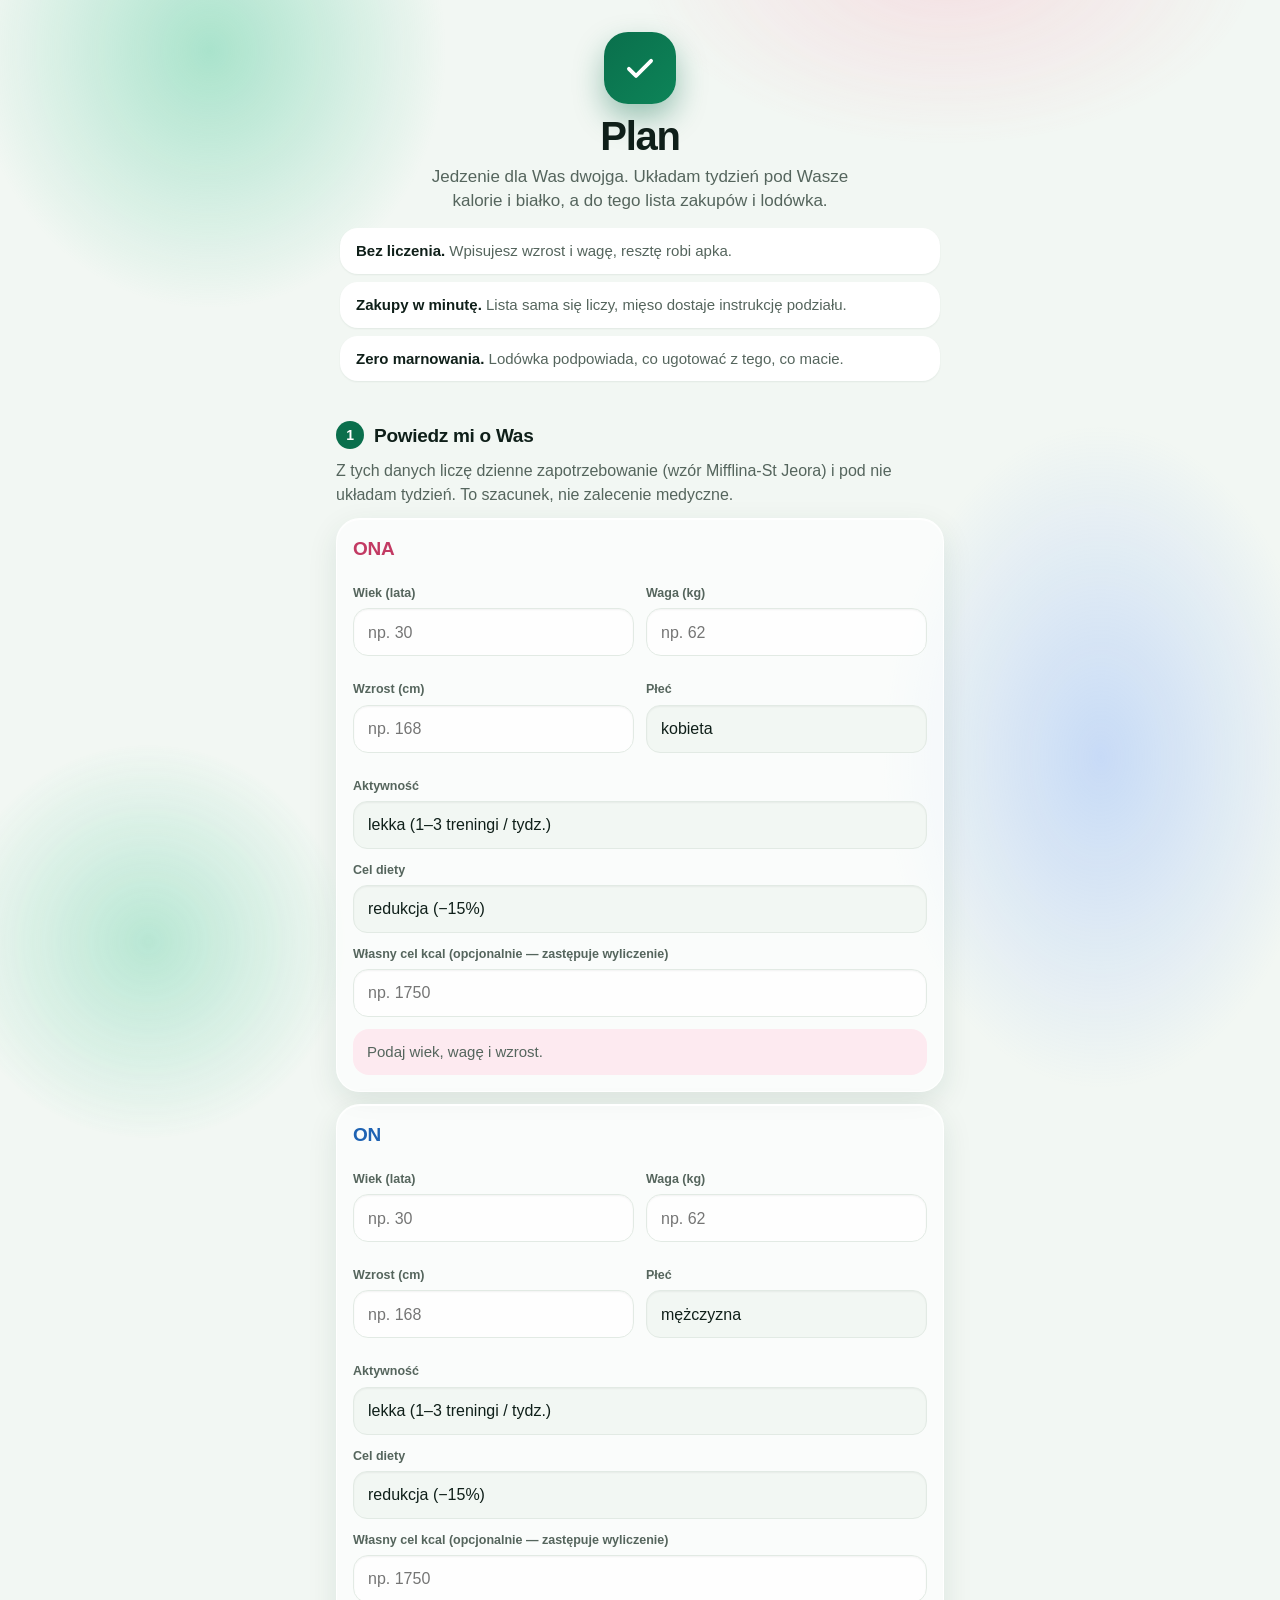
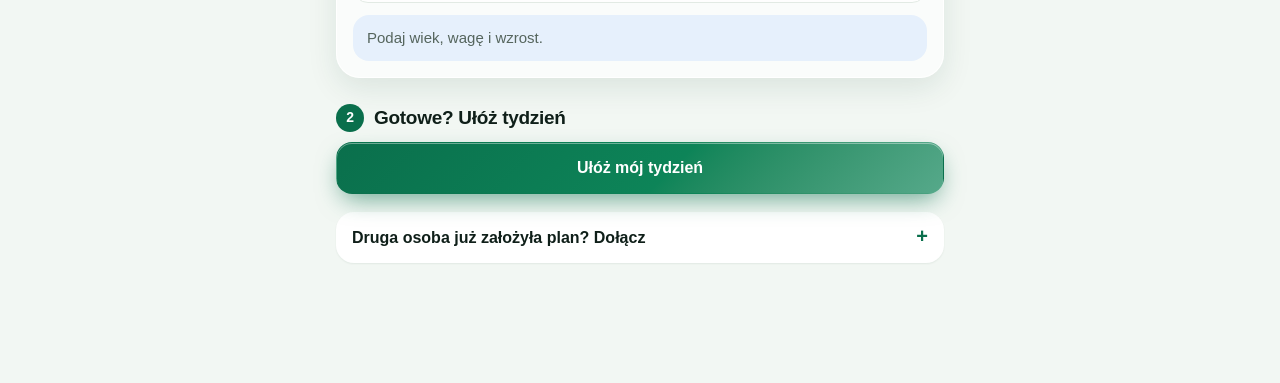
<file: index.html>
<!doctype html>
<html lang="pl">
<head>
<meta charset="utf-8">
<meta name="viewport" content="width=device-width, initial-scale=1, viewport-fit=cover">
<title>Plan</title>
<link rel="manifest" href="manifest.json">
<meta name="theme-color" content="#f3f7f2" media="(prefers-color-scheme: light)">
<meta name="theme-color" content="#0f1311" media="(prefers-color-scheme: dark)">
<meta name="apple-mobile-web-app-capable" content="yes">
<meta name="apple-mobile-web-app-title" content="Plan">
<link rel="apple-touch-icon" href="icons/icon-180.png">
<link rel="icon" href="icons/icon-192.png">
<link rel="stylesheet" href="style.css">
</head>
<body>
<main id="view"><p class="pusty">Wczytuję bazę dań…</p></main>
<nav id="tabs" hidden>
  <button data-tab="dzis"><svg viewBox="0 0 24 24" aria-hidden="true"><path d="M4 11l8-7 8 7v8.5a1.5 1.5 0 0 1-1.5 1.5h-3.5v-6h-6v6H5.5A1.5 1.5 0 0 1 4 19.5z"/></svg><span>Dziś</span></button>
  <button data-tab="tydzien"><svg viewBox="0 0 24 24" aria-hidden="true"><rect x="3" y="5" width="18" height="16" rx="3.5"/><path d="M3 10h18M8 3v4M16 3v4"/></svg><span>Plan</span></button>
  <button data-tab="zakupy"><svg viewBox="0 0 24 24" aria-hidden="true"><path d="M5 8.5h14l-1.2 11.5H6.2z"/><path d="M9 8.5a3 3 0 0 1 6 0"/></svg><span>Zakupy</span></button>
  <button data-tab="lodowka"><svg viewBox="0 0 24 24" aria-hidden="true"><rect x="6" y="2.5" width="12" height="19" rx="3.5"/><path d="M6 10.5h12M9.5 6v1.8M9.5 13.5v3"/></svg><span>Lodówka</span></button>
  <button data-tab="wiecej"><svg viewBox="0 0 24 24" aria-hidden="true"><circle cx="5.5" cy="12" r="1.6"/><circle cx="12" cy="12" r="1.6"/><circle cx="18.5" cy="12" r="1.6"/></svg><span>Więcej</span></button>
</nav>
<div id="gotuj" hidden></div>
<div id="toast" role="status" aria-live="polite" hidden></div>
<div id="modal" hidden><div id="modal-box"></div></div>
<script src="obrazki.js"></script>
<script src="app.js"></script>
<script type="module" src="sync.js"></script>
</body>
</html>
</file>
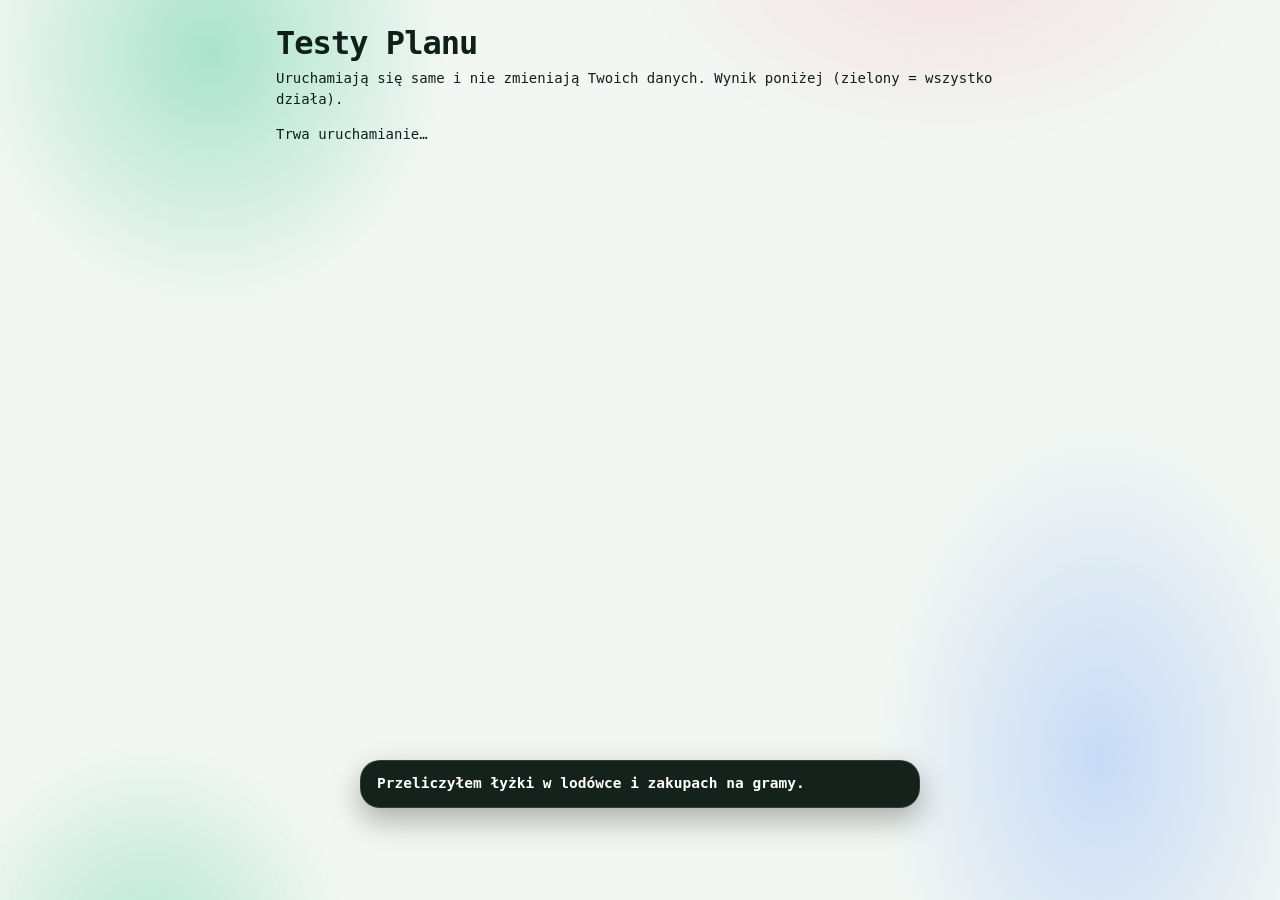
<file: testy.html>
<!doctype html>
<html lang="pl">
<head>
<meta charset="utf-8">
<meta name="viewport" content="width=device-width, initial-scale=1">
<title>Testy Planu</title>
<link rel="stylesheet" href="style.css">
<style>body { font: 14px/1.5 ui-monospace, Consolas, monospace; padding: 16px; max-width: 760px; margin: 0 auto; } pre { white-space: pre-wrap; }</style>
</head>
<body>
<h1>Testy Planu</h1>
<p>Uruchamiają się same i nie zmieniają Twoich danych. Wynik poniżej (zielony = wszystko działa).</p>
<pre id="wyn">Trwa uruchamianie…</pre>
<main id="view" hidden></main><nav id="tabs" hidden></nav><div id="gotuj" hidden></div><div id="toast" hidden></div><div id="modal" hidden><div id="modal-box"></div></div>
<script src="obrazki.js"></script>
<script src="app.js"></script>
<script src="testy.js"></script>
</body>
</html>
</file>
<file: style.css>
/* ───────── Plan — wygląd ───────── */
:root {
  --bg: #f4f2ec; --bg2: #e8f1e9; --card: #ffffff; --ink: #18211c; --mute: #58655d; --line: #e4e6df;
  --zielony: #1b7f55; --zielony2: #2a9a69; --zielony-tlo: #e3f2e9;
  --ona: #bf3a5c; --ona-tlo: #fcecf0; --on: #1d62a8; --on-tlo: #e8f1fb;
  --ostrz: #a8590b; --ostrz-tlo: #fdf1df;
  --nav: rgba(255, 255, 255, .84);
  --cien: 0 1px 2px rgba(24, 40, 30, .05), 0 8px 24px rgba(24, 40, 30, .06);
  --cien-maly: 0 1px 2px rgba(24, 40, 30, .08);
  --r: 20px;
}
@media (prefers-color-scheme: dark) {
  :root {
    --bg: #0f1311; --bg2: #14201a; --card: #1a201d; --ink: #edf0ec; --mute: #9aa79f; --line: #2a322e;
    --zielony: #5cc48a; --zielony2: #7ad7a3; --zielony-tlo: #1a2e24;
    --ona: #f391aa; --ona-tlo: #3a2029; --on: #86bcee; --on-tlo: #1a2b3d;
    --ostrz: #f0b25e; --ostrz-tlo: #33270f;
    --nav: rgba(26, 32, 29, .86);
    --cien: 0 1px 2px rgba(0, 0, 0, .3), 0 8px 24px rgba(0, 0, 0, .25);
    --cien-maly: 0 1px 2px rgba(0, 0, 0, .35);
  }
}
* { box-sizing: border-box; -webkit-tap-highlight-color: transparent; }
html { -webkit-text-size-adjust: 100%; }
body {
  margin: 0; color: var(--ink);
  background: radial-gradient(900px 360px at 50% -120px, var(--bg2), transparent 70%), var(--bg);
  background-attachment: fixed;
  font: 16px/1.45 -apple-system, BlinkMacSystemFont, "SF Pro Text", "Segoe UI", Roboto, sans-serif;
  padding-bottom: calc(96px + env(safe-area-inset-bottom));
}
main { max-width: 640px; margin: 0 auto; padding: calc(14px + env(safe-area-inset-top)) 16px 16px; }
h1 { font-size: 30px; line-height: 1.12; letter-spacing: -.025em; font-weight: 800; margin: 10px 0 6px; }
h2 { font-size: 19px; letter-spacing: -.015em; font-weight: 750; margin: 26px 0 10px; }
h3 { font-size: 12px; margin: 18px 0 8px; color: var(--mute); text-transform: uppercase; letter-spacing: .08em; font-weight: 700; }
p { margin: 6px 0; }
.mute { color: var(--mute); font-size: 14px; }
.pusty { color: var(--mute); text-align: center; padding: 56px 0; }
.ona { color: var(--ona); } .on { color: var(--on); }

/* przyciski i pola */
button, select, input, textarea { font: inherit; color: inherit; }
button { cursor: pointer; transition: transform .12s ease, box-shadow .15s ease, background .15s ease; }
button:active { transform: scale(.97); }
.btn {
  display: inline-flex; align-items: center; justify-content: center; min-height: 50px; padding: 0 20px; gap: 8px;
  border-radius: 15px; border: 1px solid var(--line); background: var(--card); font-weight: 650;
  box-shadow: var(--cien-maly);
}
.btn.glowny { background: linear-gradient(180deg, var(--zielony2), var(--zielony)); border-color: transparent; color: #fff; box-shadow: 0 6px 16px rgba(27, 127, 85, .28); }
@media (prefers-color-scheme: dark) { .btn.glowny { color: #0b1510; box-shadow: 0 6px 16px rgba(92, 196, 138, .2); } }
.btn.maly { min-height: 36px; padding: 0 14px; font-size: 14px; border-radius: 999px; box-shadow: none; background: var(--card); }
.btn.szeroki { width: 100%; }
.rzad { display: flex; gap: 8px; flex-wrap: wrap; }
.rzad > .btn { flex: 1; }
button:disabled { opacity: .55; }
:focus-visible { outline: 3px solid color-mix(in srgb, var(--zielony) 45%, transparent); outline-offset: 2px; }

.karta { background: var(--card); border: 1px solid rgba(0, 0, 0, .03); border-radius: var(--r); padding: 16px; margin: 12px 0; box-shadow: var(--cien); }
.karta > :first-child { margin-top: 0; }

/* podsumowanie tygodnia */
.cele { display: grid; grid-template-columns: 1fr 1fr; gap: 10px; margin: 10px 0; }
.cel { border-radius: var(--r); padding: 14px; box-shadow: var(--cien); }
.cel.ona { background: linear-gradient(160deg, var(--ona-tlo), color-mix(in srgb, var(--ona-tlo) 55%, var(--card))); }
.cel.on { background: linear-gradient(160deg, var(--on-tlo), color-mix(in srgb, var(--on-tlo) 55%, var(--card))); }
.cel b { display: block; font-size: 12px; letter-spacing: .1em; font-weight: 800; }
.cel .duze { display: block; font-size: 26px; font-weight: 800; letter-spacing: -.02em; color: var(--ink); line-height: 1.15; margin-top: 2px; }
.cel small { display: block; color: var(--mute); font-size: 12.5px; line-height: 1.35; margin-top: 2px; }
.cel small:last-of-type { color: var(--ink); }
.znak { font-weight: 800; }
.znak.ok { color: var(--zielony); } .znak.zle { color: var(--ostrz); }
.cel .sug { margin-top: 10px; background: var(--card); }

/* dni */
details.dzien { background: var(--card); border: 1px solid rgba(0, 0, 0, .03); border-radius: var(--r); margin: 12px 0; overflow: hidden; box-shadow: var(--cien); }
details.dzien > summary { list-style: none; padding: 14px 16px; cursor: pointer; display: flex; justify-content: space-between; gap: 10px; align-items: center; position: relative; padding-right: 40px; }
details.dzien > summary::-webkit-details-marker { display: none; }
details.dzien > summary::after {
  content: ''; position: absolute; right: 16px; top: 50%; width: 8px; height: 8px; margin-top: -6px;
  border-right: 2px solid var(--mute); border-bottom: 2px solid var(--mute); transform: rotate(45deg); transition: transform .2s ease;
}
details.dzien[open] > summary::after { transform: rotate(-135deg); margin-top: -2px; }
details.dzien > summary b { font-size: 18px; letter-spacing: -.01em; font-weight: 750; }
details.dzien > summary span { font-size: 12.5px; text-align: right; font-weight: 600; line-height: 1.5; }
details.dzien > summary b span { font-weight: 500; font-size: 14px; }
details.dzien[open] > summary { border-bottom: 1px solid var(--line); }
details.dzien.dzis { box-shadow: 0 0 0 2px color-mix(in srgb, var(--zielony) 55%, transparent), var(--cien); }
.dzis-znacz { display: inline-block; margin-left: 6px; padding: 1px 9px; border-radius: 999px; background: var(--zielony); color: #fff; font-size: 12px !important; font-weight: 800 !important; letter-spacing: .05em; text-transform: uppercase; vertical-align: 2px; }
@media (prefers-color-scheme: dark) { .dzis-znacz { color: #0b1510; } }
.dzien-tresc { padding: 4px 16px 16px; }
.posilek { padding: 14px 0; border-bottom: 1px solid var(--line); }
.posilek:last-of-type { border-bottom: 0; }
.posilek .gora { display: flex; justify-content: flex-start; align-items: center; gap: 12px; }
.posilek .gora .nazwa { flex: 1; }
.posilek .gora .btn { flex: none; }
.posilek .pora { font-size: 11.5px; color: var(--mute); font-weight: 750; text-transform: uppercase; letter-spacing: .07em; margin-bottom: 6px; }
.posilek .nazwa { background: none; border: 0; padding: 0; text-align: left; font-weight: 650; font-size: 16px; line-height: 1.3; box-shadow: none; }
.posilek .liczby { font-size: 13px; margin-top: 8px; display: flex; flex-wrap: wrap; gap: 6px; }
.liczby > span { display: inline-block; padding: 3px 10px; border-radius: 999px; font-weight: 650; font-size: 12.5px; }
.liczby > span.ona { background: var(--ona-tlo); } .liczby > span.on { background: var(--on-tlo); }
.znaczek { display: inline-block; font-size: 12px; padding: 2px 9px; border-radius: 999px; background: var(--zielony-tlo); color: var(--zielony); margin: 6px 4px 0 0; font-weight: 600; }
.znaczek.ostrz { background: var(--ostrz-tlo); color: var(--ostrz); }
.trening { display: flex; gap: 10px; padding: 10px 0 4px; font-size: 14px; align-items: center; flex-wrap: wrap; }
.trening label { display: flex; align-items: center; gap: 7px; min-height: 36px; padding: 0 12px; border-radius: 999px; background: var(--bg); border: 1px solid var(--line); font-weight: 650; }
.trening input { width: 18px; height: 18px; accent-color: var(--zielony); }
.wieczor { background: var(--zielony-tlo); border-radius: 14px; padding: 10px 14px; margin-top: 12px; font-size: 14px; }
.wieczor ul { margin: 4px 0 0; padding-left: 18px; }
.zuzyj { display: flex; gap: 8px; align-items: center; font-size: 13px; color: var(--mute); margin-top: 8px; min-height: 28px; }
.zuzyj input { width: 20px; height: 20px; accent-color: var(--zielony); }

/* dolny pasek zakładek */
#tabs {
  position: fixed; left: 12px; right: 12px; bottom: calc(10px + env(safe-area-inset-bottom)); max-width: 616px; margin: 0 auto;
  display: flex; gap: 2px; padding: 6px; z-index: 5; border-radius: 26px; border: 1px solid rgba(0, 0, 0, .05);
  background: var(--nav); -webkit-backdrop-filter: saturate(180%) blur(18px); backdrop-filter: saturate(180%) blur(18px);
  box-shadow: 0 10px 32px rgba(0, 0, 0, .16);
}
#tabs[hidden] { display: none; }
#tabs button { flex: 1; min-height: 54px; background: none; border: 0; border-radius: 20px; font-size: 12px; font-weight: 700; color: var(--mute); display: flex; flex-direction: column; align-items: center; justify-content: center; gap: 3px; padding: 0 2px; box-shadow: none; }
#tabs button svg { width: 23px; height: 23px; fill: none; stroke: currentColor; stroke-width: 1.8; stroke-linecap: round; stroke-linejoin: round; }
#tabs button.akt { color: var(--zielony); background: var(--zielony-tlo); }

/* okno (arkusz od dołu) */
#modal { position: fixed; inset: 0; background: rgba(8, 14, 11, .5); -webkit-backdrop-filter: blur(3px); backdrop-filter: blur(3px); z-index: 10; display: flex; align-items: flex-end; justify-content: center; animation: tlo .2s ease; }
#modal[hidden] { display: none; }
#modal-box {
  background: var(--bg); width: 100%; max-width: 640px; max-height: 92vh; overflow-y: auto; -webkit-overflow-scrolling: touch;
  border-radius: 28px 28px 0 0; padding: 10px 18px calc(28px + env(safe-area-inset-bottom)); animation: wsun .26s cubic-bezier(.2, .8, .2, 1);
  box-shadow: 0 -10px 40px rgba(0, 0, 0, .25);
}
#modal-box::before { content: ''; display: block; width: 42px; height: 5px; border-radius: 5px; background: var(--line); margin: 0 auto 6px; }
@keyframes wsun { from { transform: translateY(40px); opacity: .4; } to { transform: none; opacity: 1; } }
@keyframes tlo { from { opacity: 0; } to { opacity: 1; } }
@media (prefers-reduced-motion: reduce) { #modal, #modal-box { animation: none; } * { transition: none !important; } }
.okno-gora { display: flex; justify-content: space-between; align-items: flex-start; gap: 12px; position: sticky; top: -10px; background: var(--bg); padding: 8px 0 10px; z-index: 2; }
.okno-gora h2 { margin: 0; font-size: 21px; line-height: 1.2; }
table.skl { width: 100%; border-collapse: collapse; font-size: 15px; }
table.skl td { padding: 9px 0; border-bottom: 1px solid var(--line); vertical-align: top; }
table.skl td:last-child { text-align: right; white-space: nowrap; font-weight: 700; padding-left: 12px; }
table.skl tr.grupa td { font-size: 11.5px; color: var(--mute); font-weight: 800; letter-spacing: .08em; border-bottom: 0; padding-bottom: 0; padding-top: 14px; }
ol.kroki { padding-left: 0; margin: 8px 0; list-style: none; counter-reset: k; }
ol.kroki li { counter-increment: k; margin: 10px 0; padding-left: 40px; position: relative; }
ol.kroki li::before { content: counter(k); position: absolute; left: 0; top: 0; width: 28px; height: 28px; border-radius: 50%; background: var(--zielony-tlo); color: var(--zielony); font-weight: 800; font-size: 13px; display: grid; place-items: center; }
.podzial { display: grid; grid-template-columns: 1fr 1fr; gap: 10px; margin: 10px 0; }
.podzial > div { border-radius: 16px; padding: 12px 14px; font-size: 14px; }
.podzial .ona { background: var(--ona-tlo); color: var(--ink); } .podzial .on { background: var(--on-tlo); color: var(--ink); }
.podzial b { display: block; font-size: 12px; letter-spacing: .1em; font-weight: 800; }
.podzial .ona b { color: var(--ona); } .podzial .on b { color: var(--on); }
.wybor { display: flex; gap: 12px; align-items: center; width: 100%; text-align: left; background: var(--card); border: 1px solid var(--line); border-radius: 18px; padding: 10px 12px; margin: 0; box-shadow: var(--cien-maly); }
.wybor.teraz { border-color: var(--zielony); box-shadow: 0 0 0 1px var(--zielony); }
.wybor b { display: block; font-size: 15.5px; line-height: 1.3; }
.wybor .tx { flex: 1; min-width: 0; }

/* zakupy */
.poz { display: flex; gap: 14px; align-items: flex-start; padding: 12px 0; border-bottom: 1px solid var(--line); }
.poz:last-child { border-bottom: 0; }
.poz input { width: 26px; height: 26px; margin: 0; flex: none; accent-color: var(--zielony); }
.poz .co { flex: 1; line-height: 1.35; }
.poz small { display: block; color: var(--mute); font-size: 12.5px; margin-top: 2px; }
.poz.kupione .co { text-decoration: line-through; color: var(--mute); }
.poz.kupione { opacity: .7; }

/* formularze */
.pole { display: block; margin: 12px 0; }
.pole span { display: block; font-size: 12.5px; color: var(--mute); margin-bottom: 6px; font-weight: 650; }
.pole input, .pole select, textarea, .stan input {
  width: 100%; min-height: 48px; padding: 0 14px; border-radius: 14px; border: 1px solid var(--line); background: var(--bg); transition: border-color .15s, box-shadow .15s;
}
.pole input:focus, .pole select:focus, textarea:focus, .stan input:focus { outline: none; border-color: var(--zielony); box-shadow: 0 0 0 3px color-mix(in srgb, var(--zielony) 25%, transparent); }
textarea { padding: 12px 14px; margin-bottom: 10px; font: inherit; resize: vertical; }
.dwa { display: grid; grid-template-columns: 1fr 1fr; gap: 12px; }
.wynik { border-radius: 16px; padding: 12px 14px; margin-top: 10px; font-size: 15px; }
.wynik.ona { background: var(--ona-tlo); color: var(--ink); } .wynik.on { background: var(--on-tlo); color: var(--ink); }
.ostrz-txt { color: var(--ostrz); }
.uwaga { background: var(--ostrz-tlo); color: var(--ostrz); border-radius: 14px; padding: 10px 14px; font-size: 14px; margin: 10px 0; }
.ok-txt { color: var(--zielony); font-size: 14px; font-weight: 600; }

/* obrazki dań */
.obr { display: inline-block; width: 54px; height: 54px; flex: none; border-radius: 16px; overflow: hidden; box-shadow: var(--cien-maly); }
.obr svg { width: 100%; height: 100%; display: block; }
.obr.duzy { width: 96px; height: 96px; border-radius: 24px; }
.przepis-gora { display: flex; gap: 14px; align-items: center; margin: 8px 0 12px; }
.oceny { display: flex; gap: 6px; flex-wrap: wrap; }
.btn.ocena.wl { background: var(--zielony-tlo); border-color: var(--zielony); color: var(--zielony); }
.wiersz { margin: 12px 0; }
.wiersz.ukryte { opacity: .55; }
.wiersz .oceny { margin-top: 8px; padding-left: 4px; }

/* przypomnienia i ostrzeżenia */
.przyp { background: linear-gradient(160deg, var(--zielony-tlo), color-mix(in srgb, var(--zielony-tlo) 50%, var(--card))); border-radius: 18px; padding: 12px 16px; margin: 12px 0; font-size: 14px; box-shadow: var(--cien-maly); }
.przyp ul { margin: 4px 0 0; padding-left: 18px; }
.przyp > div + div { margin-top: 8px; }

/* waga i lodówka */
.wykres { width: 100%; height: auto; }
.wykres text { fill: var(--mute); font-size: 9px; }
.wykres.ona { color: var(--ona); } .wykres.on { color: var(--on); }
.wpis { display: flex; justify-content: space-between; align-items: center; gap: 8px; padding: 8px 0; border-bottom: 1px solid var(--line); font-size: 15px; }
.stan { display: flex; gap: 8px; align-items: center; padding: 8px 0; border-bottom: 1px solid var(--line); }
.stan .co { flex: 1; }
.stan input { width: 90px; min-height: 42px; padding: 0 10px; text-align: right; }
.cel .sug, .karta .btn.maly[data-sug] { margin-left: 0; }
.karta .btn.maly[data-sug] { margin-left: 8px; }

/* aktualizacja aplikacji */
.nowa-wersja { position: fixed; top: calc(10px + env(safe-area-inset-top)); left: 12px; right: 12px; max-width: 616px; margin: 0 auto; z-index: 20; background: var(--zielony); color: #fff; border-radius: 16px; padding: 10px 14px; display: flex; justify-content: space-between; align-items: center; gap: 8px; font-size: 14px; font-weight: 600; box-shadow: 0 8px 24px rgba(0, 0, 0, .3); }
.nowa-wersja .btn { background: #fff; color: var(--zielony); border-color: #fff; }
@media (prefers-color-scheme: dark) { .nowa-wersja { color: #0b1510; } }

/* przełącznik (np. koktajl / drugie danie) */
.seg { display: flex; gap: 4px; padding: 4px; background: var(--card); border: 1px solid var(--line); border-radius: 16px; margin: 6px 0 4px; box-shadow: var(--cien-maly); }
.seg button { flex: 1; min-height: 42px; border: 0; border-radius: 12px; background: none; font-weight: 700; color: var(--mute); box-shadow: none; }
.seg button.akt { background: var(--zielony-tlo); color: var(--zielony); }

/* wybór dni i osób */
.chips { display: flex; flex-wrap: wrap; gap: 6px; }
.chip { min-height: 38px; padding: 0 14px; border-radius: 999px; border: 1px solid var(--line); background: var(--bg); font-weight: 650; font-size: 14px; box-shadow: none; }
.chip.akt { background: var(--zielony-tlo); border-color: var(--zielony); color: var(--zielony); }
.chip.ona.akt { background: var(--ona-tlo); border-color: var(--ona); color: var(--ona); }
.chip.on.akt { background: var(--on-tlo); border-color: var(--on); color: var(--on); }

.dzien-wiersz { display: flex; align-items: center; justify-content: space-between; gap: 8px; padding: 5px 0; border-bottom: 1px solid var(--line); }
.dzien-wiersz:last-child { border-bottom: 0; }
.chip:disabled { opacity: .45; text-decoration: line-through; }

.kto-dnia { display: flex; flex-direction: column; gap: 4px; padding: 8px 0 2px; font-size: 14px; }
.seg.mini { margin: 0; padding: 3px; }
.seg.mini button { min-height: 36px; font-size: 13.5px; }

details.dzien > summary > span { white-space: nowrap; }
details.dzien > summary > b { white-space: normal; }

/* plan: dwa tygodnie w jednym widoku */
.tydzien { margin-bottom: 8px; }
.tyg-gora { display: flex; align-items: center; justify-content: space-between; gap: 10px; margin-top: 22px; }
.tyg-gora h2 { margin: 0; }
.tyg-gora .znaczek { vertical-align: middle; margin-left: 6px; }
.dodaj-tyg b { font-size: 17px; }
/* zakupy: wybór dni */
.rzad-nag { display: flex; align-items: center; justify-content: space-between; gap: 8px; flex-wrap: wrap; }
.tyg-nag { display: flex; align-items: center; justify-content: space-between; margin: 14px 0 4px; }
.dz-wiersz { display: flex; align-items: center; gap: 10px; width: 100%; min-height: 48px; padding: 6px 10px; margin: 4px 0; border: 1px solid var(--line); border-radius: 14px; background: var(--bg); color: var(--ink); text-align: left; box-shadow: none; font: inherit; }
.dz-wiersz.akt { background: var(--zielony-tlo); border-color: var(--zielony); }
.dz-wiersz.minal { opacity: .55; }
.dz-wiersz .dz-d { flex: none; min-width: 84px; font-size: 15px; }
.dz-wiersz .dz-o { flex: 1; font-size: 13px; color: var(--mute); line-height: 1.3; }
.dz-wiersz .ptak { flex: none; width: 26px; height: 26px; border-radius: 8px; border: 2px solid var(--line); display: grid; place-items: center; font-weight: 800; color: #fff; }
.dz-wiersz.akt .ptak { background: var(--zielony); border-color: var(--zielony); }
.dz-wiersz .dzis-znacz { margin-left: 6px; font-style: normal; }
/* zakupy: zero waste i woreczki */
.poz small.zw { color: var(--ostrz); }
ol.worki { margin: 4px 0 10px; padding-left: 20px; }
ol.worki li { padding: 5px 0; line-height: 1.35; }
ol.worki li small { display: block; color: var(--mute); font-size: 12.5px; }
.znaczek.mroz { background: var(--on-tlo); color: var(--on); }

/* ───────── paleta v34 ───────── */
:root {
  --bg: #f2f7f3; --bg2: #cfeede; --card: #ffffff; --ink: #0f1f19; --mute: #55655d; --line: #e2eae4;
  --zielony: #0a6f4c; --zielony2: #0d8458; --zielony-tlo: #dcf4e8;
  --ona: #c23a63; --ona-tlo: #fdeaf0; --on: #1f63b3; --on-tlo: #e6f0fc;
  --ostrz: #b0560a; --ostrz-tlo: #fff0dc;
  --nav: rgba(255, 255, 255, .9);
  --cien: 0 1px 2px rgba(15, 50, 35, .05), 0 10px 30px rgba(15, 50, 35, .07);
  --cien-maly: 0 1px 2px rgba(15, 50, 35, .07);
  --r: 24px;
}
@media (prefers-color-scheme: dark) {
  :root {
    --bg: #0c120f; --bg2: #12301f; --card: #17201b; --ink: #ecf2ee; --mute: #98a8a0; --line: #26312b;
    --zielony: #4fd3a0; --zielony2: #7be6bb; --zielony-tlo: #173326;
    --ona: #f391aa; --ona-tlo: #3a1f2a; --on: #86bcee; --on-tlo: #172a3e;
    --ostrz: #f0b25e; --ostrz-tlo: #33270f;
    --nav: rgba(23, 32, 27, .9);
    --cien: 0 1px 2px rgba(0, 0, 0, .3), 0 10px 30px rgba(0, 0, 0, .3);
    --cien-maly: 0 1px 2px rgba(0, 0, 0, .35);
  }
}
body {
  background: radial-gradient(700px 420px at 85% -160px, var(--bg2), transparent 70%), var(--bg);
  background-attachment: fixed;
  font-family: ui-rounded, "SF Pro Rounded", -apple-system, BlinkMacSystemFont, "Segoe UI", Roboto, sans-serif;
}

/* ───────── odświeżony wygląd (v34) ───────── */
h1 { font-size: 32px; letter-spacing: -.03em; }
.karta { border: 0; }
.btn { min-height: 52px; border-radius: 16px; border-color: transparent; background: var(--card); box-shadow: var(--cien-maly), 0 0 0 1px var(--line) inset; }
.btn.glowny { background: linear-gradient(135deg, var(--zielony), var(--zielony2)); box-shadow: 0 8px 20px color-mix(in srgb, var(--zielony) 35%, transparent); }
.btn.maly { box-shadow: 0 0 0 1px var(--line) inset; }
#tabs { border: 0; border-radius: 28px; padding: 6px; gap: 4px; box-shadow: 0 12px 36px rgba(10, 60, 40, .2), 0 0 0 1px rgba(0, 0, 0, .04); }
#tabs button { border-radius: 22px; min-height: 56px; font-size: 10.5px; }
#tabs button.akt { background: linear-gradient(135deg, var(--zielony), var(--zielony2)); color: #fff; box-shadow: 0 6px 14px color-mix(in srgb, var(--zielony) 35%, transparent); }
@media (prefers-color-scheme: dark) { #tabs button.akt { color: #08140e; } }
details.dzien { border: 0; }
details.dzien.dzis { box-shadow: 0 0 0 2px var(--zielony2), var(--cien); }
.obr { border-radius: 18px; }

/* wskazówki */
.wskazowka { background: linear-gradient(135deg, var(--zielony-tlo), color-mix(in srgb, var(--zielony-tlo) 40%, var(--card))); border-radius: 20px; padding: 14px 16px; margin: 12px 0; position: relative; }
.wskazowka .wsk-et { display: inline-block; font-size: 12px; font-weight: 800; letter-spacing: .09em; text-transform: uppercase; color: var(--zielony); margin-bottom: 4px; }
.wskazowka p { margin: 0 0 10px; font-size: 14.5px; line-height: 1.45; }

/* ekran „Dziś” */
.hero-gora small { color: var(--mute); font-weight: 600; }
.hero-gora h1 { margin: 2px 0 8px; font-size: 36px; }
.hero { border-radius: 28px; padding: 20px; margin: 14px 0; color: #fff; background: linear-gradient(145deg, #04634a, #087556 60%, #0a8059); box-shadow: 0 16px 36px rgba(10, 130, 90, .3); }
.hero.ok { background: linear-gradient(145deg, #3a54b8, #4560c4); box-shadow: 0 16px 36px rgba(70, 100, 220, .3); }
.hero-et { display: inline-block; font-size: 12px; font-weight: 800; letter-spacing: .09em; text-transform: uppercase; opacity: .92; }
.hero-dan { display: flex; gap: 14px; align-items: center; margin: 12px 0; }
.hero-dan b { display: block; font-size: 21px; line-height: 1.2; letter-spacing: -.015em; }
.hero-dan small { display: block; opacity: .9; margin-top: 4px; font-size: 13.5px; }
.hero .obr.duzy { width: 84px; height: 84px; border-radius: 22px; box-shadow: 0 6px 18px rgba(0, 0, 0, .25); }
.hero-liczby { display: flex; flex-wrap: wrap; gap: 6px; margin-bottom: 14px; }
.hero-liczby span { background: rgba(0, 0, 0, .22); border-radius: 999px; padding: 4px 12px; font-size: 13px; font-weight: 700; }
.hero-btn { background: #fff !important; color: #07684a !important; box-shadow: 0 6px 16px rgba(0, 0, 0, .15) !important; }
.hero-btn.jasny { background: rgba(0, 0, 0, .24) !important; color: #fff !important; box-shadow: none !important; }
.postep { display: grid; grid-template-columns: 1fr 1fr; gap: 10px; margin: 6px 0 4px; }
.postep > div { background: var(--card); border-radius: 20px; padding: 12px 14px; box-shadow: var(--cien-maly); }
.postep b { font-size: 11.5px; letter-spacing: .1em; }
.postep .ona b, .postep .ona .pasek i { color: var(--ona); } .postep .on b, .postep .on .pasek i { color: var(--on); }
.pasek { height: 8px; border-radius: 8px; background: var(--line); margin: 8px 0 6px; overflow: hidden; }
.pasek i { display: block; height: 100%; border-radius: 8px; background: currentColor; transition: width .4s ease; }
.postep small { color: var(--mute); font-size: 12.5px; }
.posilki-dnia { padding: 6px 14px; }
.pos-wiersz { display: flex; align-items: center; gap: 12px; padding: 12px 0; border-bottom: 1px solid var(--line); }
.pos-wiersz:last-child { border-bottom: 0; }
.pos-ptak { flex: none; position: relative; width: 30px; height: 30px; }
.pos-ptak input { position: absolute; inset: 0; opacity: 0; width: 100%; height: 100%; margin: 0; cursor: pointer; }
.pos-ptak span { display: grid; place-items: center; width: 30px; height: 30px; border-radius: 50%; border: 2px solid var(--line); color: transparent; font-weight: 800; transition: all .15s; }
.pos-ptak span::after { content: '✓'; font-size: 16px; }
.pos-ptak input:checked + span { background: var(--zielony); border-color: var(--zielony); color: #fff; }
.pos-wiersz .pos-tx { flex: 1; min-width: 0; text-align: left; background: none; border: 0; padding: 0; box-shadow: none; }
.pos-wiersz small { display: block; font-size: 11.5px; font-weight: 750; letter-spacing: .06em; text-transform: uppercase; color: var(--mute); }
.pos-wiersz b { display: block; font-size: 16px; line-height: 1.3; font-weight: 650; }
.pos-wiersz.nast .pos-ptak span { border-color: var(--zielony2); }
.pos-wiersz.zjedzone b { text-decoration: line-through; color: var(--mute); }
.pos-wiersz.zjedzone { opacity: .65; }
.zad ul { margin: 6px 0 0; padding-left: 18px; }
.pusta-karta { text-align: center; padding: 28px 18px; }
.pusta-karta b { font-size: 18px; }

/* Więcej */
.kafel { display: flex; align-items: center; gap: 14px; width: 100%; text-align: left; background: var(--card); border: 0; border-radius: 22px; padding: 14px 16px; margin: 10px 0; box-shadow: var(--cien); }
.kafel-ik { flex: none; width: 46px; height: 46px; border-radius: 15px; display: grid; place-items: center; background: var(--zielony-tlo); color: var(--zielony); }
.kafel-ik svg { width: 24px; height: 24px; fill: none; stroke: currentColor; stroke-width: 1.8; stroke-linecap: round; stroke-linejoin: round; }
.kafel-tx { flex: 1; }
.kafel-tx b { display: block; font-size: 17px; }
.kafel-tx small { color: var(--mute); font-size: 13px; }
.kafel-str { color: var(--mute); font-size: 24px; }
.wstecz { background: none; border: 0; padding: 6px 0; margin: 0 0 2px; font-weight: 700; color: var(--zielony); font-size: 16px; box-shadow: none; }
details.faq { background: var(--card); border-radius: 18px; margin: 8px 0; padding: 0 16px; box-shadow: var(--cien-maly); }
details.faq summary { cursor: pointer; font-weight: 650; padding: 14px 0; list-style: none; }
details.faq summary::-webkit-details-marker { display: none; }
details.faq summary::after { content: '+'; float: right; color: var(--zielony); font-size: 20px; line-height: 1; }
details.faq[open] summary::after { content: '–'; }
details.faq p { margin: 0 0 14px; color: var(--mute); font-size: 14.5px; }

/* wprowadzenie dla nowych osób */
.intro { text-align: center; padding: 18px 6px 4px; }
.intro-ik { width: 76px; height: 76px; border-radius: 26px; margin: 0 auto 14px; display: grid; place-items: center; background: linear-gradient(135deg, var(--zielony), var(--zielony2)); color: #fff; box-shadow: 0 12px 28px color-mix(in srgb, var(--zielony) 35%, transparent); }
.intro-ik svg { width: 38px; height: 38px; fill: none; stroke: currentColor; stroke-width: 1.8; stroke-linecap: round; stroke-linejoin: round; }
.intro h2 { margin: 0 0 8px; font-size: 24px; }
.intro p { color: var(--mute); font-size: 16px; margin: 0 0 18px; }
.kropki { display: flex; justify-content: center; gap: 7px; margin-bottom: 18px; }
.kropki i { width: 8px; height: 8px; border-radius: 8px; background: var(--line); }
.kropki i.akt { width: 24px; background: var(--zielony); }

/* ekran powitalny */
.witaj { text-align: center; padding: 18px 4px 6px; }
.witaj .logo { width: 72px; height: 72px; border-radius: 24px; margin: 0 auto 10px; display: grid; place-items: center; background: linear-gradient(135deg, var(--zielony), var(--zielony2)); color: #fff; box-shadow: 0 14px 30px color-mix(in srgb, var(--zielony) 38%, transparent); }
.witaj .logo svg { width: 38px; height: 38px; fill: none; stroke: currentColor; stroke-width: 2.4; stroke-linecap: round; stroke-linejoin: round; }
.witaj h1 { font-size: 40px; margin: 6px 0; }
.witaj .lead { font-size: 17px; color: var(--mute); margin: 0 auto 14px; max-width: 420px; }
.plusy { list-style: none; padding: 0; margin: 0 0 8px; text-align: left; }
.plusy li { background: var(--card); border-radius: 18px; padding: 12px 16px; margin: 8px 0; box-shadow: var(--cien-maly); font-size: 15px; color: var(--mute); }
.plusy b { color: var(--ink); }
h2.krok { display: flex; align-items: center; gap: 10px; }
h2.krok span { display: grid; place-items: center; width: 28px; height: 28px; border-radius: 50%; background: var(--zielony); color: #fff; font-size: 14px; font-weight: 800; flex: none; }

/* zakupy: zwinięty wybór dni */
details.wybor-dni { padding: 0; overflow: hidden; }
details.wybor-dni > summary { list-style: none; display: flex; align-items: center; justify-content: space-between; gap: 10px; padding: 14px 16px; cursor: pointer; }
details.wybor-dni > summary::-webkit-details-marker { display: none; }
details.wybor-dni .wd-tx small { display: block; font-size: 12px; font-weight: 800; letter-spacing: .09em; text-transform: uppercase; color: var(--mute); }
details.wybor-dni .wd-tx b { font-size: 17px; letter-spacing: -.01em; }
details.wybor-dni .wd-zmien { flex: none; font-size: 13px; font-weight: 700; color: var(--zielony); background: var(--zielony-tlo); padding: 7px 14px; border-radius: 999px; }
details.wybor-dni > :not(summary) { margin-left: 16px; margin-right: 16px; }
details.wybor-dni > :last-child { margin-bottom: 16px; }
.postep-zak { margin: 4px 0 0; }
.postep-zak .pasek { color: var(--zielony); margin-bottom: 4px; }
.postep-zak small { color: var(--mute); font-size: 12.5px; font-weight: 600; }

/* ───────── Plan: pasek dni + jeden dzień (v35) ───────── */
.pasek-dni { display: flex; gap: 8px; overflow-x: auto; padding: 6px 16px 10px; margin: 6px -16px 4px; scroll-snap-type: x proximity; -webkit-overflow-scrolling: touch; scrollbar-width: none; }
.pasek-dni::-webkit-scrollbar { display: none; }
.pd { flex: none; width: 54px; padding: 8px 0 9px; border: 0; border-radius: 18px; background: var(--card); box-shadow: var(--cien-maly); display: flex; flex-direction: column; align-items: center; gap: 2px; scroll-snap-align: center; position: relative; color: var(--ink); }
.pd small { font-size: 12px; font-weight: 750; color: var(--mute); letter-spacing: .04em; text-transform: uppercase; }
.pd b { font-size: 19px; font-weight: 800; letter-spacing: -.02em; }
.pd.dzis::after { content: ''; position: absolute; bottom: 4px; width: 5px; height: 5px; border-radius: 50%; background: var(--zielony); }
.pd.akt { background: linear-gradient(145deg, var(--zielony), var(--zielony2)); color: #fff; box-shadow: 0 8px 18px color-mix(in srgb, var(--zielony) 35%, transparent); }
.pd.akt small { color: rgba(255, 255, 255, .97); }
.pd.akt.dzis::after { background: #fff; }
@media (prefers-color-scheme: dark) { .pd.akt { color: #08140e; } .pd.akt small { color: rgba(8, 20, 14, .9); } .pd.akt.dzis::after { background: #08140e; } }
.pd-sep { flex: none; width: 2px; margin: 8px 2px; border-radius: 2px; background: var(--line); }

.dnia-gora { display: flex; align-items: center; justify-content: space-between; gap: 10px; margin: 8px 0 6px; }
.dnia-tyt { text-align: center; flex: 1; }
.dnia-tyt h2 { margin: 0; font-size: 26px; letter-spacing: -.025em; }
.dnia-tyt small { color: var(--mute); font-weight: 600; font-size: 14px; }
.strz { flex: none; width: 44px; height: 44px; border-radius: 50%; border: 0; background: var(--card); box-shadow: var(--cien-maly); font-size: 26px; line-height: 1; color: var(--zielony); font-weight: 700; padding: 0 0 3px; }
.strz:disabled { opacity: .3; }
.dnia-liczby { display: grid; grid-template-columns: 1fr 1fr; gap: 10px; margin: 8px 0 10px; }
.dnia-liczby > div { border-radius: 20px; padding: 12px 14px; display: flex; flex-direction: column; box-shadow: var(--cien-maly); }
.dnia-liczby .ona { background: var(--ona-tlo); } .dnia-liczby .on { background: var(--on-tlo); }
.dnia-liczby b { font-size: 11.5px; letter-spacing: .1em; font-weight: 800; }
.dnia-liczby span { font-size: 22px; font-weight: 800; letter-spacing: -.02em; color: var(--ink); line-height: 1.2; }
.dnia-liczby small { color: var(--mute); font-size: 12.5px; }
.dnia-ust { background: var(--card); border-radius: 22px; padding: 6px 16px 12px; margin-bottom: 12px; box-shadow: var(--cien-maly); }
.pk { background: var(--card); border-radius: 24px; padding: 14px 16px; margin: 12px 0; box-shadow: var(--cien); }
.pk.zjedzone { opacity: .7; }
.pk.zjedzone .nazwa { text-decoration: line-through; }
.pk-pora { font-size: 11.5px; color: var(--zielony); font-weight: 800; text-transform: uppercase; letter-spacing: .08em; margin-bottom: 8px; }
.pk-gora { display: flex; gap: 14px; align-items: center; }
.pk-gora .obr { width: 68px; height: 68px; border-radius: 20px; }
.pk-tx { flex: 1; min-width: 0; }
.pk-tx .nazwa { background: none; border: 0; padding: 0; text-align: left; font-weight: 700; font-size: 17px; line-height: 1.25; box-shadow: none; letter-spacing: -.01em; }
.pk-tx .liczby { margin-top: 8px; }
.pk-zn { margin-top: 6px; }
.pk-akcje { display: flex; align-items: center; justify-content: space-between; gap: 10px; margin-top: 12px; padding-top: 10px; border-top: 1px solid var(--line); }
.pk-akcje .zuzyj { margin: 0; font-size: 14px; font-weight: 600; }
details.tyg-sum { padding: 0 16px; margin-top: 16px; }
details.tyg-sum > summary { list-style: none; cursor: pointer; padding: 14px 0; font-weight: 700; }
details.tyg-sum > summary::-webkit-details-marker { display: none; }
details.tyg-sum > summary::after { content: '+'; float: right; color: var(--zielony); font-size: 20px; line-height: 1; }
details.tyg-sum[open] > summary::after { content: '–'; }
details.tyg-sum > .btn { margin-bottom: 16px; }

/* poprawka: wiersze dni w zwiniętej karcie nie wychodzą poza ekran */
details.wybor-dni > .dz-wiersz { width: auto; }
details.wybor-dni > .tyg-nag, details.wybor-dni > .rzad-nag { margin-top: 12px; }
img, svg { max-width: 100%; }
.karta, .pk, .hero, .kafel { min-width: 0; }
.pk-tx .nazwa, .pos-tx, .wybor b, .poz .co { overflow-wrap: anywhere; }
table.skl { table-layout: auto; }
table.skl td { overflow-wrap: anywhere; }
table.skl td:last-child { white-space: normal; max-width: 46%; min-width: 64px; }
#modal-box { overflow-x: hidden; }
/* lodówka: wiersz produktu mieści się nawet na wąskim ekranie */
.stan { gap: 6px; }
.stan .co { min-width: 0; overflow-wrap: anywhere; font-size: 15px; }
.stan input { width: 72px; flex: none; }
.stan .mute { flex: none; min-width: 26px; font-size: 13px; }
.stan .btn.maly { flex: none; width: 36px; min-width: 36px; padding: 0; }

/* ───────── Waga, Lodówka, „Zużyj resztkę” (v37) ───────── */
.zuzyj-btn { margin-top: 8px; background: var(--ostrz-tlo) !important; color: var(--ostrz) !important; box-shadow: none !important; }
.poz small.zw { margin-top: 6px; }

/* waga */
.wtile-rzad { display: grid; grid-template-columns: 1fr 1fr; gap: 10px; margin: 10px 0; }
.wtile { text-align: left; border: 0; border-radius: 22px; padding: 14px 16px; box-shadow: var(--cien-maly); display: flex; flex-direction: column; gap: 2px; background: var(--card); outline: 2px solid transparent; transition: outline-color .15s, background .15s; }
.wtile.ona.akt { background: var(--ona-tlo); outline-color: var(--ona); } .wtile.on.akt { background: var(--on-tlo); outline-color: var(--on); }
.wtile b { font-size: 11.5px; letter-spacing: .1em; font-weight: 800; }
.wtile.ona b { color: var(--ona); } .wtile.on b { color: var(--on); }
.wtile .duze { font-size: 26px; font-weight: 800; letter-spacing: -.02em; line-height: 1.15; color: var(--ink); }
.wtile small { font-size: 12.5px; font-weight: 650; color: var(--mute); }
small.dobry, .hist-zm.dobry { color: var(--zielony); } small.zly, .hist-zm.zly { color: var(--ostrz); }
.wykres-karta.ona { color: var(--ona); } .wykres-karta.on { color: var(--on); }
.wykres-karta h3, .wykres-karta .wstat, .wykres-karta p, .wykres-karta .seg { color: var(--ink); }
.wykres-karta .seg button { color: var(--mute); } .wykres-karta .seg button.akt { color: #fff; }
@media (prefers-color-scheme: dark) { .wykres-karta .seg button.akt { color: #08140e; } }
.wykres { width: 100%; height: auto; display: block; margin-top: 6px; }
.wykres text { fill: var(--mute); font-size: 10px; font-weight: 600; }
.wykres text.bab { fill: #fff; font-size: 11px; font-weight: 800; }
.wykres-pusty { text-align: center; padding: 30px 10px; background: var(--bg); border-radius: 18px; margin-top: 10px; color: var(--ink); }
.wykres-pusty b { display: block; font-size: 22px; } .wykres-pusty small { color: var(--mute); }
.wstat { display: grid; grid-template-columns: repeat(3, 1fr); gap: 8px; margin-top: 10px; }
.wstat > div { background: var(--bg); border-radius: 14px; padding: 10px 10px; min-width: 0; }
.wstat small { display: block; font-size: 12px; color: var(--mute); font-weight: 700; }
.wstat b { font-size: 14.5px; overflow-wrap: anywhere; }
.wpisz { display: flex; align-items: center; justify-content: center; gap: 14px; margin: 4px 0 8px; }
.wpisz-pole { display: flex; align-items: baseline; justify-content: center; gap: 6px; flex: 1; min-width: 0; }
.wpisz-pole input { width: 110px; min-height: 64px; text-align: center; font-size: 38px; font-weight: 800; letter-spacing: -.02em; border: 0; border-bottom: 3px solid var(--zielony2); background: transparent; border-radius: 0; padding: 0; color: var(--ink); }
.wpisz-pole input:focus { outline: none; }
.wpisz-pole span { font-size: 18px; font-weight: 700; color: var(--mute); }
.hist { padding: 4px 16px; }
.hist-w { display: flex; align-items: center; gap: 10px; padding: 10px 0; border-bottom: 1px solid var(--line); }
.hist-w:last-child { border-bottom: 0; }
.hist-d { flex: 1; color: var(--mute); font-size: 14px; min-width: 0; }
.hist-w b { font-size: 16px; }
.hist-zm { min-width: 54px; text-align: right; font-size: 13px; font-weight: 700; color: var(--mute); }
.hist-w .btn.maly { width: 34px; min-width: 34px; padding: 0; flex: none; }

/* lodówka */
.lod-kafle { display: grid; grid-template-columns: 1fr 1fr; gap: 10px; margin: 8px 0; }
.lod-kafle > div { background: var(--card); border-radius: 20px; padding: 12px 16px; box-shadow: var(--cien-maly); display: flex; flex-direction: column; }
.lod-kafle b { font-size: 28px; font-weight: 800; letter-spacing: -.02em; line-height: 1.15; }
.lod-kafle small { color: var(--mute); font-size: 12.5px; font-weight: 650; }
.lod-kafle .ostrz { background: var(--ostrz-tlo); } .lod-kafle .ostrz b { color: var(--ostrz); }
.spont-cta { display: flex; align-items: center; gap: 14px; width: 100%; text-align: left; border: 0; border-radius: 24px; padding: 16px; margin: 10px 0; color: #fff; background: linear-gradient(135deg, #056a4a, #0a7a56 65%, #0a8059); box-shadow: 0 12px 28px rgba(10, 130, 90, .28); }
@media (prefers-color-scheme: dark) { .spont-cta { color: #07150e; background: linear-gradient(135deg, #4fd3a0, #6fe0b4 65%, #8aeac6); } }
.spont-ik { flex: none; width: 46px; height: 46px; border-radius: 15px; background: rgba(255, 255, 255, .25); display: grid; place-items: center; }
.spont-ik svg { width: 26px; height: 26px; fill: currentColor; }
.spont-tx { flex: 1; min-width: 0; } .spont-tx b { display: block; font-size: 17px; line-height: 1.25; } .spont-tx small { opacity: .9; font-size: 13px; }
.spont-str { font-size: 26px; opacity: .8; }
.alerty { display: grid; grid-template-columns: 1fr 1fr; gap: 10px; }
.alert { background: var(--card); border-radius: 18px; padding: 12px 14px; box-shadow: var(--cien-maly); display: flex; flex-direction: column; gap: 2px; min-width: 0; border-left: 4px solid var(--ostrz); }
.alert.pilne { background: var(--ostrz-tlo); }
.alert b { font-size: 15px; overflow-wrap: anywhere; } .alert span { color: var(--ostrz); font-weight: 700; font-size: 13.5px; } .alert small { color: var(--mute); font-size: 12px; overflow-wrap: anywhere; }
.lod-filtr { display: flex; flex-direction: column; gap: 8px; margin-bottom: 4px; }
.lod-filtr input { width: 100%; min-height: 46px; padding: 0 16px; border-radius: 14px; border: 0; background: var(--card); box-shadow: var(--cien-maly); }
.lod-filtr input:focus { outline: 2px solid var(--zielony2); }
.lod-grupa h3 { margin: 16px 4px 6px; }
.lod-grupa .karta { padding: 4px 14px; margin-top: 0; }
.stan2 { display: grid; grid-template-columns: 36px minmax(0, 1fr) auto; gap: 10px; align-items: center; padding: 10px 0; border-bottom: 1px solid var(--line); }
.stan2:last-child { border-bottom: 0; }
.stan2[hidden], .lod-grupa[hidden] { display: none; }
.stan-ik { width: 36px; height: 36px; border-radius: 12px; display: grid; place-items: center; font-weight: 800; font-size: 15px; }
.k-swi { background: var(--zielony-tlo); color: var(--zielony); } .k-zam { background: var(--on-tlo); color: var(--on); } .k-zap { background: var(--ostrz-tlo); color: var(--ostrz); }
.stan-nm { min-width: 0; overflow-wrap: anywhere; line-height: 1.25; } .stan-nm b { font-size: 15px; font-weight: 650; } .stan-nm small { display: block; }
.stan-ster { display: flex; align-items: center; gap: 4px; }
.stan-ster input { width: 56px; min-height: 36px; padding: 0 4px; text-align: center; border-radius: 10px; border: 1px solid var(--line); background: var(--bg); font-weight: 700; }
.stan-ster .jedn { font-size: 12px; color: var(--mute); min-width: 22px; }
.stp { width: 32px; height: 32px; flex: none; border-radius: 50%; border: 0; background: var(--zielony-tlo); color: var(--zielony); font-size: 20px; font-weight: 700; line-height: 1; padding: 0 0 2px; box-shadow: none; }
.stan-ster .btn.maly { min-height: 32px; padding: 0 10px; }
details.dodaj-lod { padding: 0 16px; }
details.dodaj-lod > summary { list-style: none; cursor: pointer; padding: 16px 0; font-weight: 750; color: var(--zielony); }
details.dodaj-lod > summary::-webkit-details-marker { display: none; }
details.dodaj-lod > :last-child { margin-bottom: 16px; }
@media (max-width: 359px) { .stan-ik { display: none; } .stan2 { grid-template-columns: minmax(0, 1fr) auto; } .alerty { grid-template-columns: 1fr; } }

/* ───────── Lodówka v38: pasek, komunikaty, korekta ───────── */
button, input, select, textarea, summary { touch-action: manipulation; }
#toast { position: fixed; left: 16px; right: 16px; bottom: calc(92px + env(safe-area-inset-bottom)); max-width: 560px; margin: 0 auto; z-index: 30; display: flex; align-items: center; justify-content: space-between; gap: 12px; padding: 12px 16px; border-radius: 16px; background: #14221b; color: #fff; font-size: 14.5px; font-weight: 600; box-shadow: 0 12px 30px rgba(0, 0, 0, .3); animation: wsun .22s ease; }
#toast[hidden] { display: none; }
#toast button { background: none; border: 0; color: #6ee7b7; font-weight: 800; font-size: 14.5px; padding: 6px 4px; box-shadow: none; }
@media (prefers-color-scheme: dark) { #toast { background: #eaf3ee; color: #0e1a14; } #toast button { color: #0a7a53; } }
.lod-filtr { position: sticky; top: env(safe-area-inset-top); z-index: 4; padding: 8px 0 6px; margin: 0 -4px 4px; padding-left: 4px; padding-right: 4px; background: color-mix(in srgb, var(--bg) 88%, transparent); -webkit-backdrop-filter: blur(14px); backdrop-filter: blur(14px); }
.lod-rzad { display: flex; gap: 8px; }
.lod-rzad input { flex: 1; min-width: 0; }
.lod-rzad .btn { flex: none; min-height: 46px; padding: 0 16px; font-size: 15px; border-radius: 14px; }
.lod-filtr .seg { margin-top: 8px; }
.stan-kol { display: flex; flex-direction: column; gap: 6px; align-items: flex-end; }
.stan2.nisko { background: linear-gradient(90deg, var(--ostrz-tlo), transparent 70%); margin: 0 -14px; padding-left: 14px; padding-right: 14px; border-radius: 12px; }
.jedn-k { font-size: 12.5px; font-weight: 700; }
button.alert { text-align: left; border: 0; font: inherit; color: inherit; cursor: pointer; }
.alert em { font-style: normal; font-size: 12px; font-weight: 700; color: var(--zielony); margin-top: 4px; }
.chips .chip { min-height: 36px; }
#dod-sug:empty, #dod-ilosci:empty { display: none; }
#dod-sug, #dod-ilosci { margin: -4px 0 10px; }

/* ───────── Zakupy v39: lista jak w sklepie ───────── */
details.zk-hero { border-radius: 28px; margin: 12px 0 6px; overflow: hidden; color: #fff; background: linear-gradient(145deg, #04634a, #087556 60%, #0a8059); box-shadow: 0 16px 36px rgba(10, 130, 90, .28); }
details.zk-hero > summary { list-style: none; cursor: pointer; display: grid; grid-template-columns: 1fr auto; gap: 6px 10px; align-items: center; padding: 18px 18px 16px; }
details.zk-hero > summary::-webkit-details-marker { display: none; }
details.zk-hero .wd-tx small { display: block; font-size: 11.5px; font-weight: 800; letter-spacing: .1em; text-transform: uppercase; opacity: .9; }
details.zk-hero .wd-tx b { font-size: 24px; line-height: 1.2; letter-spacing: -.02em; }
details.zk-hero .wd-zmien { background: rgba(0, 0, 0, .24); color: #fff; font-size: 13px; font-weight: 700; padding: 8px 14px; border-radius: 999px; }
details.zk-hero .zk-prog { grid-column: 1 / -1; margin-top: 8px; }
details.zk-hero .pasek { background: rgba(255, 255, 255, .3); height: 10px; margin: 0 0 6px; }
details.zk-hero .pasek i { background: #fff; }
details.zk-hero .zk-prog small { font-size: 13px; font-weight: 700; opacity: .95; }
.zk-wybor { background: var(--card); color: var(--ink); margin: 0 8px 8px; border-radius: 20px; padding: 6px 12px 14px; }
.zk-wybor .rzad-nag { margin-top: 8px; }

.zk-sek { margin: 18px 0 0; }
.zk-sek-gora { display: flex; align-items: center; gap: 10px; margin: 0 4px 8px; }
.zk-sek-gora b { flex: 1; font-size: 18px; letter-spacing: -.015em; }
.zk-sek-gora em { font-style: normal; font-size: 13px; font-weight: 800; color: var(--zielony); background: var(--zielony-tlo); padding: 3px 11px; border-radius: 999px; }
.zk-ik { width: 34px; height: 34px; border-radius: 11px; display: grid; place-items: center; background: var(--zielony-tlo); color: var(--zielony); flex: none; }
.zk-ik svg { width: 20px; height: 20px; fill: none; stroke: currentColor; stroke-width: 1.9; stroke-linecap: round; stroke-linejoin: round; }
.zk-karta { padding: 2px 14px; margin: 0; }
.zk-poz { display: flex; align-items: flex-start; gap: 12px; padding: 13px 0; border-bottom: 1px solid var(--line); cursor: pointer; }
.zk-poz:last-child { border-bottom: 0; }
.zk-poz input { position: absolute; opacity: 0; pointer-events: none; }
.zk-ptak { flex: none; width: 26px; height: 26px; margin-top: 1px; border-radius: 9px; border: 2px solid color-mix(in srgb, var(--mute) 45%, transparent); display: grid; place-items: center; transition: all .15s; }
.zk-ptak::after { content: '✓'; color: transparent; font-size: 15px; font-weight: 800; }
.zk-poz input:checked + .zk-ptak { background: var(--zielony); border-color: var(--zielony); }
.zk-poz input:checked + .zk-ptak::after { color: #fff; }
.zk-poz input:focus-visible + .zk-ptak { outline: 3px solid color-mix(in srgb, var(--zielony) 45%, transparent); outline-offset: 2px; }
.zk-tx { flex: 1; min-width: 0; line-height: 1.3; }
.zk-tx b { display: block; font-size: 16px; font-weight: 650; overflow-wrap: anywhere; }
.zk-tx small { display: block; color: var(--mute); font-size: 12.5px; margin-top: 2px; overflow-wrap: anywhere; }
.zk-ile { flex: none; max-width: 42%; text-align: right; font-weight: 800; font-size: 15.5px; letter-spacing: -.01em; color: var(--zielony); overflow-wrap: anywhere; }
.zk-poz.kupione .zk-tx b { text-decoration: line-through; color: var(--mute); font-weight: 500; }
.zk-poz.kupione .zk-ile { color: var(--mute); font-weight: 600; }
.zk-poz.kupione { opacity: .6; }
.zuzyj-btn { display: inline-block; margin-top: 6px; padding: 5px 12px; border: 0; border-radius: 999px; background: var(--ostrz-tlo); color: var(--ostrz); font-size: 12.5px; font-weight: 750; box-shadow: none; }

details.zk-miesa, details.zk-zwin { padding: 0 16px; margin: 14px 0 0; }
details.zk-miesa > summary, details.zk-zwin > summary { list-style: none; cursor: pointer; padding: 15px 0; font-weight: 700; display: flex; align-items: center; gap: 8px; }
details.zk-miesa > summary::-webkit-details-marker, details.zk-zwin > summary::-webkit-details-marker { display: none; }
details.zk-miesa > summary::after, details.zk-zwin > summary::after { content: '+'; margin-left: auto; color: var(--zielony); font-size: 22px; line-height: 1; }
details.zk-miesa[open] > summary::after, details.zk-zwin[open] > summary::after { content: '–'; }
.licznik { font-size: 12px; font-weight: 800; color: var(--mute); background: var(--bg); padding: 2px 9px; border-radius: 999px; }
details.zk-miesa > :last-child, details.zk-zwin > :last-child { margin-bottom: 14px; }
.zk-masz { display: flex; flex-direction: column; padding: 8px 0; border-bottom: 1px solid var(--line); }
.zk-masz:last-child { border-bottom: 0; }
.chip.stat { cursor: default; background: var(--bg); border-color: var(--line); font-weight: 600; font-size: 13px; min-height: 32px; height: auto; padding: 5px 12px; text-align: left; line-height: 1.3; }
.zk-akcje { margin: 22px 0 6px; display: flex; flex-direction: column; gap: 10px; }

/* ───────── Pomijanie posiłków i przenoszenie kalorii (v40) ───────── */
.pk-akcje { flex-wrap: wrap; }
.pk-akcje .btn.maly { min-height: 34px; }
.pk-akcje .pomin { background: transparent; color: var(--mute); box-shadow: 0 0 0 1px var(--line) inset; }
.pos-pomin { flex: none; background: none; border: 0; color: var(--mute); font-size: 12.5px; font-weight: 700; padding: 8px 4px; box-shadow: none; text-decoration: underline; text-underline-offset: 3px; }
.pomin-shake { display: block; width: 100%; margin: 6px 0; padding: 10px; border: 1px dashed var(--line); border-radius: 14px; background: none; color: var(--mute); font-weight: 650; font-size: 13.5px; box-shadow: none; }
.pomin-lista { background: var(--ostrz-tlo); border-radius: 18px; padding: 12px 14px; margin: 12px 0; }
.pomin-lista > b { font-size: 12px; text-transform: uppercase; letter-spacing: .08em; color: var(--ostrz); }
.pomin-w { display: flex; align-items: center; justify-content: space-between; gap: 10px; padding: 8px 0 0; font-size: 14px; }
.pomin-w i { font-style: normal; font-weight: 800; }
.pomin-w i.ona { color: var(--ona); } .pomin-w i.on { color: var(--on); }
.dnia-liczby small.przen { color: var(--zielony); font-weight: 650; margin-top: 3px; }

/* ───────── Czego nie jecie (v41) ───────── */
.wykl-stat { padding: 4px 16px; }
.wykl-w { display: flex; flex-wrap: wrap; align-items: baseline; justify-content: space-between; gap: 2px 10px; padding: 10px 0; border-bottom: 1px solid var(--line); }
.wykl-w:last-child { border-bottom: 0; }
.wykl-w b { font-weight: 800; }
.wykl-w small { width: 100%; font-size: 12.5px; font-weight: 600; }
.wykl-w.malo b, .wykl-w.malo small { color: var(--ostrz); }
.wykl-w.zle b, .wykl-w.zle small { color: #c0392b; }

/* ───────── Tryb gotowania i smak (v41) ───────── */
.lod-rzad input { min-height: 46px; padding: 0 16px; border-radius: 14px; border: 0; background: var(--card); box-shadow: var(--cien-maly); }
.lod-rzad input:focus { outline: 2px solid var(--zielony2); }
#toast { z-index: 80; }
body.got-otwarte { overflow: hidden; }
#gotuj { position: fixed; inset: 0; z-index: 70; display: flex; flex-direction: column; background: var(--bg); padding-top: env(safe-area-inset-top); animation: wsun .22s ease; }
#gotuj[hidden] { display: none; }
.got-gora { display: flex; align-items: center; gap: 10px; padding: 10px 14px 6px; }
.got-x { flex: none; width: 42px; height: 42px; border-radius: 50%; border: 0; background: var(--card); box-shadow: var(--cien-maly); font-size: 17px; font-weight: 700; color: var(--ink); }
.got-nazwa { flex: 1; min-width: 0; text-align: center; font-weight: 700; font-size: 15px; white-space: nowrap; overflow: hidden; text-overflow: ellipsis; }
.got-skl { flex: none; min-height: 42px; padding: 0 14px; border-radius: 999px; border: 0; background: var(--zielony-tlo); color: var(--zielony); font-weight: 750; font-size: 14px; box-shadow: none; }
.got-postep { display: flex; gap: 4px; padding: 6px 16px 8px; }
.got-postep i { flex: 1; height: 5px; border-radius: 5px; background: var(--line); }
.got-postep i.zrob { background: var(--zielony); } .got-postep i.akt { background: var(--zielony2); }
.got-timery { display: flex; flex-direction: column; gap: 6px; padding: 0 14px 6px; }
.got-t { display: flex; align-items: center; gap: 8px; background: var(--card); border-radius: 16px; padding: 8px 10px 8px 14px; box-shadow: var(--cien-maly); }
.got-t-et { flex: 1; min-width: 0; font-size: 13px; color: var(--mute); font-weight: 650; overflow: hidden; text-overflow: ellipsis; white-space: nowrap; }
.got-t b { font-size: 22px; font-variant-numeric: tabular-nums; letter-spacing: -.02em; }
.got-t button { min-width: 38px; height: 38px; border: 0; border-radius: 12px; background: var(--bg); font-weight: 700; font-size: 13px; padding: 0 8px; box-shadow: none; }
.got-t.koniec { background: var(--ostrz-tlo); animation: miganie 1s ease-in-out infinite; }
.got-t.koniec b { color: var(--ostrz); }
@keyframes miganie { 50% { box-shadow: 0 0 0 4px color-mix(in srgb, var(--ostrz) 35%, transparent); } }
.got-main { flex: 1; overflow-y: auto; -webkit-overflow-scrolling: touch; padding: 6px 18px 18px; }
.got-et { font-size: 12px; font-weight: 800; letter-spacing: .09em; text-transform: uppercase; color: var(--zielony); margin: 8px 0 10px; }
.got-tyt { font-size: 26px; margin: 0 0 8px; letter-spacing: -.02em; }
.got-tekst { font-size: 25px; line-height: 1.38; font-weight: 550; letter-spacing: -.01em; margin: 4px 0 18px; overflow-wrap: anywhere; }
.got-tekst mark { background: var(--zielony-tlo); color: var(--zielony); font-weight: 800; padding: 0 5px; border-radius: 7px; white-space: nowrap; }
.got-tm { display: flex; flex-direction: column; gap: 8px; margin-bottom: 16px; }
.got-tm .btn { min-height: 56px; font-size: 18px; font-weight: 750; }
.got-sk-krok { background: var(--card); border-radius: 18px; padding: 12px 16px; display: flex; flex-direction: column; gap: 4px; box-shadow: var(--cien-maly); }
.got-sk-krok b { font-size: 11.5px; text-transform: uppercase; letter-spacing: .08em; color: var(--mute); }
.got-sk-krok span { font-size: 15px; font-weight: 600; }
.got-lista { background: var(--card); border-radius: 22px; padding: 4px 14px; box-shadow: var(--cien-maly); margin-top: 8px; }
.got-sk { display: flex; align-items: center; gap: 12px; padding: 12px 0; border-bottom: 1px solid var(--line); cursor: pointer; }
.got-sk:last-of-type { border-bottom: 0; }
.got-sk input { position: absolute; opacity: 0; pointer-events: none; }
.got-sk input:checked + .zk-ptak { background: var(--zielony); border-color: var(--zielony); }
.got-sk input:checked + .zk-ptak::after { color: #fff; }
.got-sk-tx { flex: 1; min-width: 0; font-weight: 600; overflow-wrap: anywhere; }
.got-sk-tx small { display: block; color: var(--ostrz); font-weight: 600; font-size: 12px; }
.got-sk.ok .got-sk-tx { text-decoration: line-through; color: var(--mute); }
.got-sk b { flex: none; color: var(--zielony); }
.got-panel { background: var(--card); border-radius: 20px; padding: 6px 16px 10px; margin-bottom: 14px; box-shadow: var(--cien-maly); }
.got-pw { display: flex; justify-content: space-between; gap: 12px; padding: 7px 0; border-bottom: 1px solid var(--line); font-size: 14.5px; }
.got-pw:last-child { border-bottom: 0; }
.got-dol { display: grid; grid-template-columns: 1fr 1.6fr; gap: 10px; padding: 10px 16px calc(14px + env(safe-area-inset-bottom)); background: linear-gradient(180deg, transparent, var(--bg) 35%); }
.got-dol .btn { min-height: 60px; font-size: 18px; font-weight: 750; border-radius: 18px; }
.got-koniec { text-align: center; padding-top: 18px; }
.got-koniec h2 { font-size: 30px; margin: 0 0 6px; }
.got-koniec .intro-ik { margin-bottom: 14px; }
@media (max-width: 359px) { .got-tekst { font-size: 21px; } .got-dol .btn { font-size: 16px; } }
.smak-w { display: flex; align-items: center; gap: 12px; margin: 8px 0; }
.smak-w > b { flex: none; width: 44px; font-size: 12px; letter-spacing: .1em; font-weight: 800; }
.smak-w .seg { flex: 1; margin: 0; }
.smak-w .seg button { font-size: 13px; padding: 0 4px; }
.smak-blok { margin-bottom: 4px; }

/* ───────── Adaptacyjne kalorie (v42) ───────── */
.adapt-liczby { display: grid; grid-template-columns: 1fr 1fr; gap: 10px; margin: 4px 0 10px; }
.adapt-liczby > div { background: var(--bg); border-radius: 16px; padding: 10px 12px; display: flex; flex-direction: column; }
.adapt-liczby b { font-size: 17px; letter-spacing: -.01em; }
.adapt-liczby small { color: var(--mute); font-size: 12px; }
.adapt-ok { color: var(--zielony); font-weight: 650; margin: 4px 0 0; }
.adapt-prop { background: var(--zielony-tlo); border-radius: 18px; padding: 14px; }
.adapt-prop > b { font-size: 18px; }
.adapt-auto { display: flex; align-items: center; gap: 10px; margin-top: 12px; font-size: 14px; font-weight: 600; cursor: pointer; }
.adapt-auto input { width: 22px; height: 22px; accent-color: var(--zielony); flex: none; }

/* ───────── porządki wizualne (v42) ───────── */
.wiersz { background: var(--card); border-radius: 22px; box-shadow: var(--cien-maly); padding: 4px 4px 8px; margin: 10px 0; }
.wiersz .wybor { background: transparent; border: 0; box-shadow: none; }
.wiersz .oceny { padding: 0 12px; margin-top: 0; }
.wiersz.ukryte { opacity: .55; }
.wpis { padding: 10px 0; }
.karta .wpis:last-child { border-bottom: 0; }
h2 + .karta, h2 + .przyp { margin-top: 8px; }
.okno-gora { padding-bottom: 12px; }
.przepis-gora { align-items: center; }
.pole input[type="date"] { min-height: 48px; }
.uwaga { border-radius: 16px; }
select { background-color: var(--bg); }

/* ───────── Paragony, ceny, porównanie sklepów (v44) ───────── */
.par-w { display: flex; align-items: flex-start; gap: 12px; background: var(--card); border-radius: 18px; padding: 12px 14px; margin: 8px 0; box-shadow: var(--cien-maly); }
.par-w.wyl { opacity: .75; }
.par-wl { flex: none; margin-top: 2px; }
.par-wl input { position: absolute; opacity: 0; pointer-events: none; }
.par-wl input:checked + .zk-ptak { background: var(--zielony); border-color: var(--zielony); }
.par-wl input:checked + .zk-ptak::after { color: #fff; }
.par-tx { flex: 1; min-width: 0; }
.par-tx > b { display: block; font-size: 15px; font-weight: 650; overflow-wrap: anywhere; line-height: 1.3; }
.par-tx > small { display: block; color: var(--mute); font-size: 12.5px; margin: 2px 0 6px; }
.par-prod { display: inline-block; max-width: 100%; padding: 6px 12px; border: 0; border-radius: 999px; background: var(--zielony-tlo); color: var(--zielony); font-size: 13px; font-weight: 750; box-shadow: none; text-align: left; overflow-wrap: anywhere; }
.par-prod.brak { background: var(--ostrz-tlo); color: var(--ostrz); }
.par-q { display: flex; gap: 8px; margin-top: 8px; }
.par-q input { width: 84px; min-height: 40px; padding: 0 10px; border-radius: 12px; border: 1px solid var(--line); background: var(--bg); font-weight: 700; text-align: center; }
.par-q select { min-height: 40px; border-radius: 12px; border: 1px solid var(--line); padding: 0 8px; }
.par-cena { flex: none; font-size: 15px; letter-spacing: -.01em; white-space: nowrap; }
.par-pom { display: flex; align-items: center; justify-content: space-between; gap: 10px; padding: 8px 0; border-bottom: 1px solid var(--line); font-size: 14px; }
.par-pom:last-child { border-bottom: 0; }
details.par-karta { padding: 0 16px; margin: 10px 0; }
details.par-karta > summary { list-style: none; cursor: pointer; display: flex; justify-content: space-between; align-items: center; gap: 10px; padding: 14px 0; }
details.par-karta > summary::-webkit-details-marker { display: none; }
details.par-karta > summary > span { display: flex; flex-direction: column; }
details.par-karta > summary small { color: var(--mute); font-size: 12.5px; font-weight: 600; }
.par-pw { display: flex; justify-content: space-between; gap: 12px; padding: 8px 0; border-top: 1px solid var(--line); font-size: 14px; }
.par-pw span { min-width: 0; overflow-wrap: anywhere; } .par-pw b { flex: none; }
.ceny-karta { padding: 2px 16px; }
.cena-w { padding: 11px 0; border-bottom: 1px solid var(--line); }
.cena-w:last-child { border-bottom: 0; }
.cena-w[hidden] { display: none; }
.cena-w > b { display: block; font-size: 15px; margin-bottom: 4px; }
.cena-sk { display: flex; flex-wrap: wrap; gap: 4px 14px; font-size: 13.5px; color: var(--mute); }
.cena-sk b { color: var(--ink); } .cena-sk small { margin-left: 6px; color: var(--mute); font-size: 11.5px; }
.cena-sk .naj, .cena-sk .naj b { color: var(--zielony); }
details.sklepy-karta > summary .licznik { background: var(--zielony-tlo); color: var(--zielony); }
.sk-slupki { display: flex; flex-direction: column; gap: 8px; margin: 6px 0; }
.sk-sl { display: grid; grid-template-columns: 84px 1fr auto; gap: 10px; align-items: center; font-size: 14px; }
.sk-sl .pasek { margin: 0; height: 12px; color: var(--mute); }
.sk-sl.naj .pasek { color: var(--zielony); } .sk-sl.naj b, .sk-sl.naj span { color: var(--zielony); }
.okazja { display: flex; justify-content: space-between; gap: 10px; padding: 6px 0; border-top: 1px solid var(--line); font-size: 14px; }
.okazja small { color: var(--zielony); font-weight: 700; margin-left: 4px; }

/* ───────── opakowania w lodówce (v46) ───────── */
.pak-info { color: var(--mute); font-size: 12px; font-weight: 600; margin-top: 2px; }
.pak-info .link, .stan-nm .link { background: none; border: 0; padding: 0; color: var(--zielony); font-weight: 750; font-size: 12px; box-shadow: none; text-decoration: underline; text-underline-offset: 2px; }
.par-tx > small.par-pak { color: var(--zielony); font-weight: 650; margin: -2px 0 6px; }

/* ───────── Meal prep (v47) ───────── */
.prep-dni { display: flex; gap: 8px; overflow-x: auto; padding: 4px 16px 10px; margin: 0 -16px; scrollbar-width: none; }
.prep-dni::-webkit-scrollbar { display: none; }
.prep-dz { flex: none; position: relative; width: 58px; padding: 8px 0 10px; border: 0; border-radius: 18px; background: var(--card); box-shadow: var(--cien-maly); display: flex; flex-direction: column; align-items: center; gap: 1px; color: var(--ink); }
.prep-dz small { font-size: 12px; font-weight: 750; color: var(--mute); text-transform: uppercase; letter-spacing: .04em; }
.prep-dz b { font-size: 19px; font-weight: 800; }
.prep-dz em { font-style: normal; font-size: 11.5px; font-weight: 800; color: var(--zielony); min-height: 14px; }
.prep-dz.akt { background: linear-gradient(145deg, var(--zielony), var(--zielony2)); color: #fff; box-shadow: 0 8px 18px color-mix(in srgb, var(--zielony) 35%, transparent); }
.prep-dz.akt small, .prep-dz.akt em { color: #fff; }
@media (prefers-color-scheme: dark) { .prep-dz.akt { color: #08140e; } .prep-dz.akt small, .prep-dz.akt em { color: rgba(8, 20, 14, .92); } }
.prep-naj { position: absolute; top: -7px; font-style: normal; font-size: 9.5px; font-weight: 800; letter-spacing: .04em; text-transform: uppercase; background: var(--ostrz); color: #fff; padding: 1px 7px; border-radius: 999px; }
.prep-hero { margin-top: 14px; }
.prep-komp { padding-bottom: 14px; }
.prep-gora { display: flex; justify-content: space-between; align-items: center; gap: 10px; }
.prep-gora b { font-size: 18px; }
.prep-suma { margin: 8px 0 6px; font-size: 15px; }
.prep-uz { display: flex; justify-content: space-between; gap: 12px; padding: 9px 0; border-top: 1px solid var(--line); font-size: 14.5px; }
.prep-uz > span { min-width: 0; overflow-wrap: anywhere; } .prep-uz > b { flex: none; color: var(--zielony); }
.prep-poza { margin: 10px 0 0; padding: 8px 12px; border-radius: 12px; background: var(--ostrz-tlo); color: var(--ostrz); font-size: 13px; font-weight: 600; }
.prep-se { padding: 12px 16px; }
.prep-nota { background: var(--zielony-tlo); border-radius: 16px; padding: 10px 14px; margin: 10px 0; font-size: 14px; }
.prep-nota > b { display: block; font-size: 11.5px; letter-spacing: .08em; text-transform: uppercase; color: var(--zielony); margin-bottom: 4px; }
ol.kroki li.krok-prep { opacity: .55; }
ol.kroki li.krok-prep small { display: block; color: var(--zielony); font-weight: 700; margin-top: 2px; }
.got-sesja { background: var(--zielony-tlo); color: var(--zielony); border-radius: 14px; padding: 8px 12px; font-size: 13.5px; font-weight: 700; margin: 0 0 12px; }

/* ───────── inteligentne dodawanie produktów (v49) ───────── */
.par-prod.nowy { background: var(--bg); color: var(--ink); box-shadow: 0 0 0 1px var(--line) inset; }

/* ───────── skaner kodów i szybkie akcje (v50) ───────── */
.szybkie { display: flex; gap: 8px; overflow-x: auto; padding: 4px 16px 10px; margin: 6px -16px 4px; scrollbar-width: none; -webkit-overflow-scrolling: touch; }
.szybkie::-webkit-scrollbar { display: none; }
.szybka { flex: none; display: flex; align-items: center; gap: 8px; min-height: 44px; padding: 0 16px 0 12px; border: 0; border-radius: 999px; background: var(--card); box-shadow: var(--cien-maly); color: var(--ink); font-weight: 700; font-size: 14px; white-space: nowrap; }
.szybka svg { width: 20px; height: 20px; fill: none; stroke: var(--zielony); stroke-width: 1.9; stroke-linecap: round; stroke-linejoin: round; }
.skan-ramka { position: relative; width: 100%; aspect-ratio: 4 / 3; border-radius: 22px; overflow: hidden; background: #0b1410; margin: 4px 0 8px; }
.skan-ramka video { width: 100%; height: 100%; object-fit: cover; display: block; }
.skan-celownik { position: absolute; left: 12%; right: 12%; top: 30%; bottom: 30%; border: 3px solid rgba(255, 255, 255, .9); border-radius: 16px; box-shadow: 0 0 0 999px rgba(0, 0, 0, .35); }
.sk-nazwa { font-size: 19px; font-weight: 750; letter-spacing: -.01em; margin: 6px 0 0; line-height: 1.25; }
.sk-nazwa small { display: block; color: var(--mute); font-size: 14px; font-weight: 600; margin-top: 2px; }

/* v51: import paragonu z pliku / udostępnienia */
.plik-btn { display: flex; align-items: center; justify-content: center; text-align: center; cursor: pointer; }
input.par-cena { width: 84px; text-align: right; font-weight: 700; background: transparent; border: 1px dashed var(--linia, #8884); border-radius: 8px; padding: 4px 6px; color: inherit; font-family: inherit; }
input.par-cena:focus { border-style: solid; outline: none; }

/* ═════════ v53 · WOW: szkło, żywe tło, ciecz ═════════ */
:root {
  --szklo: rgba(255, 255, 255, .62); --szklo-brzeg: rgba(255, 255, 255, .85); --szklo-cien: 0 1px 0 rgba(255, 255, 255, .9) inset, 0 10px 30px rgba(20, 70, 50, .10);
  --sprez: cubic-bezier(.34, 1.45, .5, 1); --plynnie: cubic-bezier(.22, .9, .3, 1);
  --a1: rgba(70, 200, 150, .42); --a2: rgba(255, 150, 175, .30); --a3: rgba(110, 160, 255, .32);
}
@media (prefers-color-scheme: dark) {
  :root {
    --szklo: rgba(30, 40, 36, .55); --szklo-brzeg: rgba(255, 255, 255, .09); --szklo-cien: 0 1px 0 rgba(255, 255, 255, .07) inset, 0 12px 34px rgba(0, 0, 0, .35);
    --a1: rgba(60, 190, 130, .30); --a2: rgba(240, 110, 150, .20); --a3: rgba(90, 140, 255, .24);
  }
}
body { background: var(--bg); background-attachment: scroll; }
body::before, body::after {
  content: ''; position: fixed; z-index: -1; pointer-events: none; width: 120vmax; height: 120vmax; left: 50%; top: 50%; margin: -60vmax 0 0 -60vmax; filter: blur(60px); will-change: transform;
}
body::before { background: radial-gradient(closest-side at 22% 24%, var(--a1), transparent 70%), radial-gradient(closest-side at 80% 70%, var(--a3), transparent 72%); animation: aurora 38s linear infinite; }
body::after { background: radial-gradient(closest-side at 70% 18%, var(--a2), transparent 68%), radial-gradient(closest-side at 18% 82%, var(--a1), transparent 72%); animation: aurora 52s linear infinite reverse; opacity: .8; }
@keyframes aurora { to { transform: rotate(360deg); } }

/* szklane karty */
.karta, details.dzien, .kafel, .postep > div, .szybka, .seg {
  background: var(--szklo); -webkit-backdrop-filter: blur(22px) saturate(1.5); backdrop-filter: blur(22px) saturate(1.5);
  box-shadow: var(--szklo-cien); border: 1px solid var(--szklo-brzeg);
}
.karta, details.dzien { border-radius: 24px; }
.karta { transition: transform .35s var(--sprez), box-shadow .3s; }
button.karta:active, .kafel:active { transform: scale(.975); }
.kafel { border-radius: 24px; transition: transform .3s var(--sprez), box-shadow .3s; }
.kafel-ik { background: linear-gradient(145deg, color-mix(in srgb, var(--zielony2) 28%, transparent), color-mix(in srgb, var(--zielony) 10%, transparent)); box-shadow: 0 0 0 1px color-mix(in srgb, var(--zielony) 18%, transparent) inset; }
.kafel-str { transition: transform .3s var(--sprez); } .kafel:active .kafel-str { transform: translateX(4px); }

/* tytuły */
.hero-gora h1 { background: linear-gradient(100deg, var(--ink) 25%, var(--zielony2) 95%); -webkit-background-clip: text; background-clip: text; color: transparent; -webkit-text-fill-color: transparent; letter-spacing: -.035em; }
h1 { letter-spacing: -.03em; }

/* hero: żywy gradient + ciekłe bąble + połysk */
.hero { position: relative; overflow: hidden; isolation: isolate; border: 1px solid rgba(255, 255, 255, .3); border-radius: 32px; background: linear-gradient(125deg, #04634a, #087556 40%, #0a8059 70%, #066b50); background-size: 220% 220%; animation: plynGrad 14s ease-in-out infinite; box-shadow: 0 22px 50px -12px rgba(10, 150, 105, .55), 0 1px 0 rgba(255, 255, 255, .35) inset; }
.hero.ok { background: linear-gradient(125deg, #2c42a0, #3a54b8 45%, #4560c4 75%, #33499f); background-size: 220% 220%; box-shadow: 0 22px 50px -12px rgba(70, 100, 220, .55), 0 1px 0 rgba(255, 255, 255, .35) inset; }
.hero::before, .hero::after { content: ''; position: absolute; z-index: -1; border-radius: 42% 58% 63% 37% / 41% 44% 56% 59%; background: radial-gradient(circle at 35% 30%, rgba(255, 255, 255, .26), rgba(255, 255, 255, .03) 65%); animation: morf 11s ease-in-out infinite, dryf 17s ease-in-out infinite; }
.hero::before { width: 190px; height: 190px; right: -50px; top: -70px; }
.hero::after { width: 130px; height: 130px; left: -34px; bottom: -48px; animation-delay: -5s, -8s; opacity: .7; }
@keyframes plynGrad { 0%, 100% { background-position: 0% 40%; } 50% { background-position: 100% 60%; } }
@keyframes morf { 0%, 100% { border-radius: 42% 58% 63% 37% / 41% 44% 56% 59%; } 33% { border-radius: 63% 37% 41% 59% / 55% 37% 63% 45%; } 66% { border-radius: 38% 62% 52% 48% / 62% 54% 46% 38%; } }
@keyframes dryf { 0%, 100% { translate: 0 0; } 50% { translate: -16px 14px; } }
.hero .obr.duzy { animation: unos 6s ease-in-out infinite; }
@keyframes unos { 0%, 100% { transform: translateY(0) rotate(-1.2deg); } 50% { transform: translateY(-4px) rotate(1.2deg); } }
.hero-liczby span { -webkit-backdrop-filter: blur(8px); backdrop-filter: blur(8px); background: rgba(255, 255, 255, .2); box-shadow: 0 0 0 1px rgba(255, 255, 255, .22) inset; }
.hero-btn { transition: transform .3s var(--sprez); }

/* przyciski */
.btn { transition: transform .3s var(--sprez), box-shadow .25s, filter .2s; position: relative; overflow: hidden; background: var(--szklo); -webkit-backdrop-filter: blur(14px); backdrop-filter: blur(14px); box-shadow: 0 1px 0 rgba(255, 255, 255, .5) inset, 0 0 0 1px var(--line) inset, var(--cien-maly); }
.btn:active, button:active { transform: scale(.955); }
.btn.glowny { background: linear-gradient(135deg, var(--zielony), var(--zielony2) 55%, color-mix(in srgb, var(--zielony2) 70%, #fff)); box-shadow: 0 1px 0 rgba(255, 255, 255, .4) inset, 0 10px 24px -6px color-mix(in srgb, var(--zielony) 60%, transparent); }
.btn.glowny::after { content: ''; position: absolute; inset: 0; background: linear-gradient(110deg, transparent 35%, rgba(255, 255, 255, .45) 50%, transparent 65%); transform: translateX(-130%); animation: blysk 7s ease-in-out 1.5s infinite; pointer-events: none; }
@keyframes blysk { 0%, 70% { transform: translateX(-130%); } 100% { transform: translateX(130%); } }

/* chipy, segmenty */
.chip { background: var(--szklo); -webkit-backdrop-filter: blur(10px); backdrop-filter: blur(10px); transition: transform .3s var(--sprez), background .2s, color .2s, border-color .2s; }
.chip.akt { box-shadow: 0 6px 16px -6px color-mix(in srgb, var(--zielony) 55%, transparent); }
.seg { border-radius: 18px; }
.seg button { transition: background .25s, color .25s, transform .3s var(--sprez); }
.seg button.akt { background: linear-gradient(135deg, var(--zielony), var(--zielony2)); color: #fff; box-shadow: 0 6px 14px -4px color-mix(in srgb, var(--zielony) 55%, transparent); }
@media (prefers-color-scheme: dark) { .seg button.akt { color: #08140e; } }

/* paski postępu */
.pasek { height: 10px; background: color-mix(in srgb, var(--mute) 18%, transparent); box-shadow: 0 1px 2px rgba(0, 0, 0, .08) inset; overflow: hidden; }
.pasek i { position: relative; background: linear-gradient(90deg, currentColor, color-mix(in srgb, currentColor 60%, #fff)); transition: width .9s var(--plynnie); box-shadow: 0 0 12px color-mix(in srgb, currentColor 55%, transparent); overflow: hidden; }
.pasek i::after { content: ''; position: absolute; inset: 0; background: linear-gradient(100deg, transparent 30%, rgba(255, 255, 255, .55) 50%, transparent 70%); transform: translateX(-100%); animation: blysk2 3.4s ease-in-out infinite; }
@keyframes blysk2 { 0% { transform: translateX(-100%); } 60%, 100% { transform: translateX(100%); } }

/* ptaszki posiłków: sprężyste „pyk” */
.pos-ptak input:checked + span { animation: pyk .5s var(--sprez); }
@keyframes pyk { 0% { transform: scale(.6); } 60% { transform: scale(1.22); } 100% { transform: scale(1); } }
.pos-wiersz { transition: opacity .4s, background .3s; }
.pos-wiersz.nast { background: linear-gradient(90deg, color-mix(in srgb, var(--zielony) 9%, transparent), transparent 70%); border-radius: 14px; margin: 0 -8px; padding-left: 8px; padding-right: 8px; }

/* dolny pasek: pływające szkło + ciekła plama */
#tabs { border: 1px solid var(--szklo-brzeg); background: var(--szklo); -webkit-backdrop-filter: blur(26px) saturate(1.7); backdrop-filter: blur(26px) saturate(1.7); box-shadow: 0 1px 0 rgba(255, 255, 255, .25) inset, 0 18px 44px -8px rgba(0, 30, 20, .35); border-radius: 30px; gap: 0; padding: 6px; }
#tabs .plama { position: absolute; top: 6px; bottom: 6px; left: 0; border-radius: 24px; background: linear-gradient(145deg, var(--zielony2), var(--zielony)); box-shadow: 0 8px 22px -4px color-mix(in srgb, var(--zielony) 70%, transparent), 0 1px 0 rgba(255, 255, 255, .45) inset; transition: transform .55s var(--sprez), width .55s var(--sprez); z-index: 0; pointer-events: none; }
#tabs .plama.rozciag { animation: rozciag .55s var(--plynnie); }
@keyframes rozciag { 0% { scale: 1 1; } 30% { scale: 1.16 .9; } 100% { scale: 1 1; } }
#tabs button { position: relative; z-index: 1; background: none !important; box-shadow: none !important; transition: color .3s, transform .3s var(--sprez); }
#tabs button.akt { color: #fff; } @media (prefers-color-scheme: dark) { #tabs button.akt { color: #06130c; } }
#tabs button svg { transition: transform .5s var(--sprez); } #tabs button.akt svg { transform: translateY(-1px) scale(1.12); }

/* wejście ekranu: kaskada */
#view.wejscie > * { animation: wejdz .6s var(--plynnie) both; }
#view.wejscie > *:nth-child(1) { animation-delay: 0ms; } #view.wejscie > *:nth-child(2) { animation-delay: 45ms; } #view.wejscie > *:nth-child(3) { animation-delay: 90ms; }
#view.wejscie > *:nth-child(4) { animation-delay: 135ms; } #view.wejscie > *:nth-child(5) { animation-delay: 175ms; } #view.wejscie > *:nth-child(6) { animation-delay: 215ms; }
#view.wejscie > *:nth-child(7) { animation-delay: 250ms; } #view.wejscie > *:nth-child(n+8) { animation-delay: 285ms; }
@keyframes wejdz { from { opacity: 0; transform: translateY(18px) scale(.985); filter: blur(6px); } to { opacity: 1; transform: none; filter: none; } }

/* arkusze i toast */
#modal { background: rgba(6, 12, 9, .45); -webkit-backdrop-filter: blur(10px) saturate(1.2); backdrop-filter: blur(10px) saturate(1.2); }
#modal-box { background: color-mix(in srgb, var(--bg) 88%, transparent); -webkit-backdrop-filter: blur(30px) saturate(1.6); backdrop-filter: blur(30px) saturate(1.6); border: 1px solid var(--szklo-brzeg); border-bottom: 0; border-radius: 32px 32px 0 0; animation: arkusz .55s var(--sprez); }
@keyframes arkusz { from { transform: translateY(70px) scale(.98); opacity: 0; } to { transform: none; opacity: 1; } }
#toast { -webkit-backdrop-filter: blur(20px); backdrop-filter: blur(20px); border: 1px solid rgba(255, 255, 255, .12); border-radius: 20px; animation: wejdz .45s var(--sprez) both; }

/* karta meal prep na Dziś */
.prep-radar { position: relative; overflow: hidden; display: block; width: 100%; text-align: left; }
.prep-radar.tak { background: linear-gradient(140deg, color-mix(in srgb, var(--zielony) 16%, var(--szklo)), var(--szklo) 70%); }
.prep-radar.tak::before { content: ''; position: absolute; width: 150px; height: 150px; right: -50px; top: -60px; border-radius: 50%; background: radial-gradient(circle, color-mix(in srgb, var(--zielony2) 40%, transparent), transparent 70%); animation: dryf 9s ease-in-out infinite; pointer-events: none; }
.prep-radar.nie { display: flex; align-items: center; gap: 12px; padding: 12px 14px; }
.prep-r-gora { display: flex; align-items: center; gap: 12px; margin-bottom: 4px; }
.prep-r-gora b, .prep-r-tx b { display: block; font-size: 16.5px; letter-spacing: -.01em; }
.prep-r-gora small, .prep-r-tx small { display: block; color: var(--mute); font-size: 13px; line-height: 1.35; }
.prep-r-tx { flex: 1; min-width: 0; }
.prep-r-ik { flex: none; width: 42px; height: 42px; border-radius: 14px; display: grid; place-items: center; color: var(--zielony); background: linear-gradient(145deg, color-mix(in srgb, var(--zielony2) 30%, transparent), color-mix(in srgb, var(--zielony) 10%, transparent)); box-shadow: 0 0 0 1px color-mix(in srgb, var(--zielony) 20%, transparent) inset; }
.prep-r-ik svg { width: 22px; height: 22px; fill: none; stroke: currentColor; stroke-width: 1.8; stroke-linecap: round; stroke-linejoin: round; }
.prep-zapas { margin-top: 12px; padding-top: 10px; border-top: 1px dashed var(--line); }
.prep-zapas > b { font-size: 11.5px; letter-spacing: .08em; text-transform: uppercase; color: var(--mute); }
.prep-zapas > div { display: flex; justify-content: space-between; gap: 10px; padding: 6px 0; font-size: 14.5px; }
.prep-zapas > div > span:last-child { text-align: right; font-size: 13px; }
.prep-wsk { display: block; width: 100%; text-align: left; margin: 10px 0; padding: 12px 14px; border: 1px dashed color-mix(in srgb, var(--zielony) 45%, transparent); border-radius: 16px; background: color-mix(in srgb, var(--zielony) 8%, transparent); }
.prep-wsk b { display: block; font-size: 14.5px; } .prep-wsk small { color: var(--zielony); font-weight: 650; }

@media (prefers-reduced-motion: reduce) {
  body::before, body::after, .hero, .hero::before, .hero::after, .hero .obr.duzy, .btn.glowny::after, .pasek i::after, .prep-radar.tak::before { animation: none !important; }
  #view.wejscie > * { animation: none !important; }
}
.hero .rzad > .btn { padding: 0 12px; white-space: nowrap; font-size: 15.5px; }

/* v53: pierścienie kalorii */
.postep > div { display: flex; align-items: center; gap: 12px; padding: 12px; }
.kolo { position: relative; flex: none; width: 62px; height: 62px; }
.kolo svg { width: 100%; height: 100%; transform: rotate(-90deg); fill: none; stroke-width: 4.6; stroke-linecap: round; overflow: visible; }
.kolo .t { stroke: color-mix(in srgb, var(--mute) 20%, transparent); }
.kolo .w { stroke: currentColor; stroke-dasharray: var(--d) 200; animation: rysKolo 1.4s var(--plynnie) .25s both; filter: drop-shadow(0 0 4px color-mix(in srgb, currentColor 60%, transparent)); }
@keyframes rysKolo { from { stroke-dasharray: 0 200; } }
.kolo > span { position: absolute; inset: 0; display: grid; place-items: center; font-weight: 800; font-size: 16px; letter-spacing: -.02em; color: var(--ink); }
.kolo > span small { font-size: 9px; font-weight: 700; margin-left: 1px; color: var(--mute); align-self: center; }
.postep .ona .kolo { color: var(--ona); } .postep .on .kolo { color: var(--on); }
.kolo-tx { min-width: 0; line-height: 1.25; }
.kolo-tx b { display: block; font-size: 11.5px; letter-spacing: .1em; }
.kolo-tx > span { display: block; font-size: 17px; font-weight: 800; letter-spacing: -.02em; white-space: nowrap; }
.kolo-tx em { font-style: normal; font-size: 12px; font-weight: 650; color: var(--mute); }
.kolo-tx small { display: block; color: var(--mute); font-size: 12px; }
.postep .ona .kolo-tx b { color: var(--ona); } .postep .on .kolo-tx b { color: var(--on); }

/* pola formularzy */
input[type=text], input[type=number], input[type=search], input[type=date], input:not([type]), select, textarea {
  background: color-mix(in srgb, var(--card) 70%, transparent); border: 1px solid var(--line); border-radius: 15px; box-shadow: 0 1px 2px rgba(0, 0, 0, .05) inset; transition: border-color .2s, box-shadow .25s, background .2s;
}
input:focus, select:focus, textarea:focus { outline: none; border-color: var(--zielony2); box-shadow: 0 0 0 4px color-mix(in srgb, var(--zielony2) 22%, transparent), 0 1px 2px rgba(0, 0, 0, .05) inset; background: var(--card); }
.wskazowka { -webkit-backdrop-filter: blur(18px); backdrop-filter: blur(18px); border: 1px solid var(--szklo-brzeg); box-shadow: var(--szklo-cien); }
.cel { border: 1px solid var(--szklo-brzeg); }
details.dzien > summary { transition: background .25s; }
details.dzien[open] { box-shadow: 0 18px 40px -14px rgba(20, 70, 50, .28), var(--szklo-cien); }
.wstecz { transition: transform .3s var(--sprez); } .wstecz:active { transform: translateX(-4px); }
.kolo > span { display: flex; align-items: center; justify-content: center; }
.postep { grid-template-columns: repeat(2, minmax(0, 1fr)); }
.postep > div { min-width: 0; }
.kolo-tx > span { white-space: normal; overflow-wrap: anywhere; }
@media (max-width: 360px) {
  .postep > div { gap: 8px; padding: 10px; } .kolo { width: 50px; height: 50px; } .kolo > span { font-size: 13px; }
  .kolo-tx > span { font-size: 15px; } .kolo-tx em { display: block; font-size: 12px; }
}

/* ═════════ v55 · tryb gotowania ═════════ */
#gotuj { background: radial-gradient(520px 320px at 90% -6%, var(--a1), transparent 70%), radial-gradient(460px 340px at -5% 104%, var(--a3), transparent 70%), var(--bg); }
.got-x, .got-skl { -webkit-backdrop-filter: blur(14px); backdrop-filter: blur(14px); background: var(--szklo); border: 1px solid var(--szklo-brzeg); box-shadow: var(--szklo-cien); transition: transform .3s var(--sprez); }
.got-skl { color: var(--zielony); }
.got-postep { gap: 5px; }
.got-postep i { height: 6px; background: color-mix(in srgb, var(--mute) 22%, transparent); transition: background .4s, transform .4s var(--sprez), box-shadow .4s; }
.got-postep i.zrob { background: linear-gradient(90deg, var(--zielony), var(--zielony2)); }
.got-postep i.akt { background: linear-gradient(90deg, var(--zielony2), color-mix(in srgb, var(--zielony2) 55%, #fff)); transform: scaleY(1.5); box-shadow: 0 0 14px color-mix(in srgb, var(--zielony2) 70%, transparent); }
.got-main[data-kier] > * { animation: gotWej .55s var(--plynnie) both; --dx: 34px; }
.got-main[data-kier="-1"] > * { --dx: -34px; }
.got-main[data-kier] > *:nth-child(2) { animation-delay: 60ms; } .got-main[data-kier] > *:nth-child(3) { animation-delay: 120ms; } .got-main[data-kier] > *:nth-child(n+4) { animation-delay: 170ms; }
@keyframes gotWej { from { opacity: 0; transform: translateX(var(--dx)) scale(.985); filter: blur(6px); } to { opacity: 1; transform: none; filter: none; } }
.got-et { display: inline-flex; align-items: center; gap: 7px; padding: 5px 12px; border-radius: 999px; background: color-mix(in srgb, var(--zielony) 13%, transparent); margin: 8px 0 12px; }
.got-et::before { content: ''; width: 7px; height: 7px; border-radius: 50%; background: var(--zielony2); box-shadow: 0 0 10px var(--zielony2); animation: puls 1.8s ease-in-out infinite; }
@keyframes puls { 0%, 100% { transform: scale(1); opacity: 1; } 50% { transform: scale(1.6); opacity: .55; } }
.got-tekst { font-size: 26px; line-height: 1.36; font-weight: 600; }
.got-tekst mark { background: linear-gradient(180deg, color-mix(in srgb, var(--zielony2) 24%, transparent), color-mix(in srgb, var(--zielony) 14%, transparent)); box-shadow: 0 0 0 1px color-mix(in srgb, var(--zielony) 22%, transparent) inset; }
.got-tm .btn { min-height: 58px; border-radius: 20px; }
.got-sk-krok, .got-lista, .got-panel, .got-t { background: var(--szklo); -webkit-backdrop-filter: blur(18px); backdrop-filter: blur(18px); border: 1px solid var(--szklo-brzeg); box-shadow: var(--szklo-cien); }
.got-t { border-radius: 20px; }
.got-t b { background: linear-gradient(100deg, var(--ink), var(--zielony2)); -webkit-background-clip: text; background-clip: text; color: transparent; -webkit-text-fill-color: transparent; font-size: 26px; }
.got-t.koniec b { background: none; -webkit-text-fill-color: var(--ostrz); }
.got-sk input:checked + .zk-ptak { animation: pyk .45s var(--sprez); }
.got-dol { background: linear-gradient(180deg, transparent, color-mix(in srgb, var(--bg) 85%, transparent) 40%); }
.got-dol .btn { border-radius: 22px; }
.got-dol .btn.glowny { min-height: 62px; box-shadow: 0 14px 30px -8px color-mix(in srgb, var(--zielony) 65%, transparent), 0 1px 0 rgba(255, 255, 255, .4) inset; }
.got-koniec .intro-ik { position: relative; animation: pop .7s var(--sprez) both; }
.got-koniec .intro-ik::after { content: ''; position: absolute; inset: -6px; border-radius: 50%; border: 2px solid var(--zielony2); animation: fala 1.6s ease-out .3s infinite; opacity: 0; }
.got-koniec .intro-ik svg path { stroke-dasharray: 30; stroke-dashoffset: 30; animation: rysuj .7s ease-out .35s forwards; }
@keyframes pop { from { transform: scale(.3) rotate(-20deg); opacity: 0; } to { transform: none; opacity: 1; } }
@keyframes fala { 0% { transform: scale(.9); opacity: .7; } 100% { transform: scale(1.7); opacity: 0; } }
@keyframes rysuj { to { stroke-dashoffset: 0; } }
.got-koniec h2 { background: linear-gradient(100deg, var(--ink) 30%, var(--zielony2)); -webkit-background-clip: text; background-clip: text; color: transparent; -webkit-text-fill-color: transparent; }
@media (max-width: 359px) { .got-tekst { font-size: 21px; } }
@media (prefers-reduced-motion: reduce) { .got-main[data-kier] > *, .got-et::before, .got-koniec .intro-ik, .got-koniec .intro-ik::after, .got-koniec .intro-ik svg path { animation: none !important; } .got-koniec .intro-ik svg path { stroke-dashoffset: 0; } }

/* v55: puste stany, skaner, karta ostrzeżenia */
.pusty { display: flex; flex-direction: column; align-items: center; gap: 8px; padding: 34px 20px; margin: 14px 0; border-radius: 24px; border: 1.5px dashed color-mix(in srgb, var(--mute) 35%, transparent); background: color-mix(in srgb, var(--szklo) 70%, transparent); }
.pusty::before { content: ''; width: 54px; height: 54px; border-radius: 18px; margin-bottom: 4px; background: radial-gradient(circle at 30% 25%, color-mix(in srgb, var(--zielony2) 35%, transparent), color-mix(in srgb, var(--zielony) 8%, transparent)); box-shadow: 0 0 0 1px color-mix(in srgb, var(--zielony) 22%, transparent) inset; animation: unos 5s ease-in-out infinite; }
.pusty b { color: var(--ink); font-size: 17px; } .pusty .btn { margin-top: 8px; }
.pusta-karta { border: 1.5px dashed color-mix(in srgb, var(--mute) 35%, transparent); }
.skan-ramka { background: radial-gradient(circle at 50% 40%, #12231b, #060d0a); box-shadow: 0 0 0 1px var(--szklo-brzeg) inset; }
.skan-celownik { border: 0; border-radius: 18px; box-shadow: 0 0 0 999px rgba(0, 0, 0, .42); background:
  linear-gradient(#fff, #fff) left top / 26px 3px no-repeat, linear-gradient(#fff, #fff) left top / 3px 26px no-repeat,
  linear-gradient(#fff, #fff) right top / 26px 3px no-repeat, linear-gradient(#fff, #fff) right top / 3px 26px no-repeat,
  linear-gradient(#fff, #fff) left bottom / 26px 3px no-repeat, linear-gradient(#fff, #fff) left bottom / 3px 26px no-repeat,
  linear-gradient(#fff, #fff) right bottom / 26px 3px no-repeat, linear-gradient(#fff, #fff) right bottom / 3px 26px no-repeat; }
.skan-celownik::after { content: ''; position: absolute; left: 6%; right: 6%; top: 8%; height: 3px; border-radius: 3px; background: linear-gradient(90deg, transparent, #5af0a8, transparent); box-shadow: 0 0 14px 2px rgba(90, 240, 168, .8); animation: laser 2.2s ease-in-out infinite; }
@keyframes laser { 0%, 100% { top: 8%; } 50% { top: calc(92% - 3px); } }
.ostrz-karta { background: linear-gradient(140deg, color-mix(in srgb, var(--ostrz) 14%, var(--szklo)), var(--szklo) 70%); }
@media (prefers-reduced-motion: reduce) { .skan-celownik::after, .pusty::before { animation: none !important; } }

/* v56: okna — drobne poprawki */
.karta > .btn.maly[data-sug] { float: none !important; display: flex; margin: 10px 0 0 auto; }
#pw-lista h3 { margin: 14px 0 4px; }
.wybor { transition: transform .3s var(--sprez), box-shadow .25s; }
.wybor:active { transform: scale(.975); }
.kolo > span > span { display: inline; }
.konfetti { position: fixed; inset: 0; z-index: 90; pointer-events: none; overflow: hidden; }
.konfetti i { position: absolute; top: -20px; border-radius: 2px; opacity: 0; animation: spada 2s cubic-bezier(.3, .6, .4, 1) forwards; }
@keyframes spada { 0% { opacity: 1; transform: translate(0, 0) rotate(0); } 100% { opacity: 0; transform: translate(var(--dx), 105vh) rotate(var(--r)); } }

/* v57: hero z dwoma daniami o tej samej porze + białko w pierścieniach */
.hero.podwojny { padding-bottom: 14px; }
.hero-poz + .hero-poz { margin-top: 14px; padding-top: 14px; border-top: 1px solid rgba(255, 255, 255, .25); }
.hero.podwojny .hero-dan { margin: 8px 0 6px; gap: 12px; }
.hero.podwojny .hero-dan b { font-size: 17.5px; }
.hero.podwojny .obr { width: 54px; height: 54px; border-radius: 16px; flex: none; }
.hero-kto { display: inline-block; font-style: normal; font-size: 12px; font-weight: 800; letter-spacing: .1em; padding: 2px 9px; border-radius: 999px; background: rgba(255, 255, 255, .26); margin-bottom: 3px; }
.hero.podwojny .hero-liczby { margin-bottom: 10px; }
.hero.podwojny .rzad > .btn { min-height: 44px; }
.kolo-tx small .bbk { color: var(--ink); font-weight: 750; }
.nb { white-space: nowrap; }
select { -webkit-appearance: none; appearance: none; padding-right: 38px; background-image: url("data:image/svg+xml,%3Csvg xmlns='http://www.w3.org/2000/svg' width='14' height='9' viewBox='0 0 14 9' fill='none' stroke='%239aa79f' stroke-width='2' stroke-linecap='round' stroke-linejoin='round'%3E%3Cpath d='M1 1.5l6 6 6-6'/%3E%3C/svg%3E"); background-repeat: no-repeat; background-position: right 14px center; }
.wybor .tx > .mute { display: block; }

/* v64: podsumowanie tygodnia */
.ps-tyg { margin: 8px 0 4px; }
.ps-hero { padding-bottom: 18px; }
.ps-gl { display: flex; align-items: center; gap: 16px; margin: 12px 0 8px; }
.ps-kolo { width: 84px; height: 84px; color: #fff; }
.ps-kolo svg { stroke-width: 5; } .ps-kolo .t { stroke: rgba(255, 255, 255, .28); } .ps-kolo .w { stroke: #fff; filter: drop-shadow(0 0 6px rgba(255, 255, 255, .6)); }
.ps-kolo > span { color: #fff; font-size: 22px; } .ps-kolo > span small { color: rgba(255, 255, 255, .85); font-size: 12px; }
.ps-duze { display: block; font-size: 30px; letter-spacing: -.03em; line-height: 1.1; }
.ps-gl small { opacity: .9; font-size: 13.5px; }
.ps-ocena { margin: 6px 0 0; font-size: 15px; font-weight: 600; line-height: 1.4; }
.ps-osoby { display: grid; grid-template-columns: repeat(2, minmax(0, 1fr)); gap: 10px; margin: 12px 0; }
.ps-os { background: var(--szklo); -webkit-backdrop-filter: blur(22px) saturate(1.5); backdrop-filter: blur(22px) saturate(1.5); border: 1px solid var(--szklo-brzeg); box-shadow: var(--szklo-cien); border-radius: 22px; padding: 14px; min-width: 0; }
.ps-os > b { font-size: 11.5px; letter-spacing: .1em; } .ps-os.ona > b, .ps-os.ona .pasek i { color: var(--ona); } .ps-os.on > b, .ps-os.on .pasek i { color: var(--on); }
.ps-wiersz { display: flex; flex-direction: column; margin-top: 10px; font-size: 12.5px; color: var(--mute); } .ps-wiersz b { color: var(--ink); font-size: 16px; }
.ps-os small { color: var(--mute); font-size: 12px; }
@media (max-width: 359px) { .ps-osoby { grid-template-columns: 1fr; } }

/* v65: dopasowanie planu i goście */
.dop-karta .lod-rzad { display: flex; gap: 8px; } .dop-karta input { flex: 1; min-width: 0; }
.dop-dnia, .gosc-dnia { display: flex; flex-direction: column; gap: 6px; margin-top: 10px; }
.gosc-dnia { flex-direction: row; align-items: center; justify-content: space-between; }
.gosc-ster { display: flex; align-items: center; gap: 12px; } .gosc-ster b { min-width: 22px; text-align: center; font-size: 18px; }
.gosc-ster .stp { width: 40px; height: 40px; border-radius: 50%; border: 1px solid var(--line); background: var(--szklo); font-size: 20px; font-weight: 700; }
.gosc-ster .stp:disabled { opacity: .4; }
.dop-zm { display: grid; grid-template-columns: 1fr; gap: 2px; padding: 10px 0; border-top: 1px solid var(--line); font-size: 14px; }
.dop-zm small { font-size: 12px; font-weight: 800; letter-spacing: .08em; text-transform: uppercase; color: var(--mute); }
.dop-zm em { font-style: normal; color: var(--mute); font-size: 12.5px; } .dop-zm b { color: var(--zielony); }
.dop-str { color: var(--mute); }
.dop-uw { margin: 8px 0 0; }
.dop-kart .chips { margin-top: 8px; }
.dop-zwin { margin: 8px 0 4px; }

/* v66: trasa po sklepie */
.trasa-wiersz { display: flex; flex-direction: column; gap: 8px; margin: 10px 0 4px; }
.trasa-wiersz > span.mute { font-size: 12px; font-weight: 700; letter-spacing: .06em; text-transform: uppercase; }
.trasa-wiersz small { line-height: 1.4; }

/* v67: jedzenie poza planem */
.poza-osoby { display: flex; flex-direction: column; gap: 8px; }
.poza-os { display: flex; align-items: center; gap: 10px; }
.poza-et { display: flex; align-items: center; gap: 8px; min-width: 84px; font-weight: 800; letter-spacing: .06em; font-size: 13px; }
.poza-os.ona .poza-et { color: var(--ona); } .poza-os.on .poza-et { color: var(--on); }
.poza-et input { width: 22px; height: 22px; accent-color: var(--zielony); }
.poza-os > input[type=text] { flex: 1; min-width: 0; }
.poza-ik { flex: none; display: inline-grid; place-items: center; min-width: 44px; padding: 4px 8px; border-radius: 999px; font-size: 11.5px; font-weight: 800; letter-spacing: .06em; background: var(--zielony-tlo); }
.poza-ik.ona { color: var(--ona); background: var(--ona-tlo); } .poza-ik.on { color: var(--on); background: var(--on-tlo); }
.poza-wiersz .pos-tx b { display: block; font-size: 16px; font-weight: 650; }
.poza-nota { display: block; color: var(--ostrz) !important; font-weight: 700; }

/* v68: dostępność (cele dotyku, kontrast) i wybór wyglądu */
.stp, .gosc-ster .stp { min-width: 44px; min-height: 44px; }
.stan-ster .stp { width: 44px; height: 44px; }
button.link { min-height: 44px; padding: 12px 6px; margin: -12px -4px; }
.btn.maly { min-height: 40px; }
.chip { min-height: 44px; }
.mute, small { font-size: max(12px, 1em); }
.motyw-wiersz { display: flex; align-items: center; justify-content: space-between; gap: 12px; margin: 8px 0 14px; }
.motyw-wiersz .seg { margin: 0; flex: 1; max-width: 300px; } .motyw-wiersz .mute { font-size: 12px; font-weight: 700; letter-spacing: .06em; text-transform: uppercase; }
#modal-box:focus { outline: none; }

/* v70: własne dania */
.wd-skl { padding: 4px 12px; }
.wd-w { display: grid; grid-template-columns: 1fr auto auto auto; gap: 8px; align-items: center; padding: 10px 0; border-bottom: 1px solid var(--line); }
.wd-w:last-child { border-bottom: 0; }
.wd-n b { display: block; font-size: 15px; } .wd-n small { color: var(--mute); }
.wd-w.nowe .wd-n small { color: var(--ostrz); font-weight: 650; }
.wd-pole { display: flex; flex-direction: column; align-items: stretch; gap: 2px; } .wd-pole input { width: 64px; padding: 8px 6px; text-align: right; } .wd-pole span { font-size: 10.5px; color: var(--mute); text-align: right; }
.wd-suma { margin: 10px 0; padding: 10px 12px; border-radius: 14px; background: var(--zielony-tlo); font-size: 14px; }
@media (max-width: 400px) { .wd-w { grid-template-columns: 1fr auto auto; } .wd-w .pos-pomin { grid-column: 1 / -1; justify-self: end; } }

/* v71: Co lubicie? (przesuwanie dań) i sezonowość */
#sw-stos { margin-top: 12px; text-align: center; }
.sw-licznik { margin: 4px 0 8px; }
.sw-karta { position: relative; touch-action: pan-y; user-select: none; padding: 22px 18px 18px; border-radius: 28px; background: var(--szklo); -webkit-backdrop-filter: blur(22px); backdrop-filter: blur(22px); border: 1px solid var(--szklo-brzeg); box-shadow: var(--szklo-cien), 0 24px 40px -18px rgba(0, 0, 0, .35); cursor: grab; }
.sw-karta h2 { margin: 12px 0 10px; font-size: 22px; line-height: 1.2; }
.sw-obr .obr.duzy { width: 150px; height: 150px; border-radius: 34px; display: inline-block; }
.sw-znak { position: absolute; top: 18px; padding: 6px 14px; border-radius: 12px; font-weight: 900; letter-spacing: .08em; opacity: 0; border: 3px solid; transition: opacity .15s; }
.sw-nie { left: 16px; color: #c2364f; transform: rotate(-12deg); } .sw-tak { right: 16px; color: var(--zielony); transform: rotate(12deg); }
.sw-karta.sw-prawo .sw-tak, .sw-karta.sw-lewo .sw-nie { opacity: 1; }
.sw-przyciski { display: flex; justify-content: center; align-items: center; gap: 18px; margin-top: 18px; }
.sw-btn { width: 72px; height: 72px; border-radius: 50%; border: 0; font-size: 30px; font-weight: 800; box-shadow: var(--szklo-cien), 0 14px 28px -10px rgba(0, 0, 0, .35); background: var(--szklo); transition: transform .3s var(--sprez); }
.sw-btn.nie { color: #e0556b; } .sw-btn.tak { color: #fff; background: linear-gradient(135deg, var(--zielony), var(--zielony2)); }
.sezon-chipy { display: flex; flex-wrap: wrap; gap: 6px; margin: 8px 0; } .chip.sezon-tak { color: var(--zielony); border-color: color-mix(in srgb, var(--zielony) 40%, transparent); }
.sezon-lisc { font-style: normal; font-size: 10.5px; font-weight: 800; letter-spacing: .05em; text-transform: uppercase; color: var(--zielony); background: var(--zielony-tlo); padding: 2px 7px; border-radius: 999px; vertical-align: middle; margin-left: 4px; }
@media (prefers-reduced-motion: reduce) { .sw-karta { transition: none !important; } }

/* v73: blokada dania, trendy, świeżość */
.btn.blok.akt { background: var(--zielony-tlo); color: var(--zielony); border-color: var(--zielony); }
.wykres { width: 100%; height: auto; display: block; margin-top: 8px; color: var(--ink); }
.wykres-leg { display: flex; gap: 12px; font-size: 11.5px; font-weight: 800; letter-spacing: .08em; margin-top: 4px; }
.swiez { display: block; color: var(--mute); font-weight: 600; } .swiez.pilne { color: var(--ostrz); font-weight: 750; }
.zad ul { margin: 6px 0 10px; padding-left: 18px; }

/* v74: cele dotyku, panel dnia, ikona blokady */
.chip, .chips .chip, .seg.mini button, .trening label { min-height: 40px; }
.btn.maly, .pk-akcje .btn.maly, .stan-ster input { min-height: 44px; }
.wstecz, .pos-pomin { min-height: 44px; display: inline-flex; align-items: center; }
.btn.blok-ik { min-width: 44px; padding: 0; }
.btn.blok-ik svg { width: 20px; height: 20px; fill: none; stroke: currentColor; stroke-width: 1.9; stroke-linecap: round; stroke-linejoin: round; }
.dop-toggle { margin-top: 10px; width: 100%; justify-content: space-between; }
.dop-panel { padding-top: 2px; }
.sklepy-info { margin: 10px 2px; font-size: 13px; }
.dnia-ust > .seg.mini + .btn { margin-top: 8px; }
@media (min-width: 361px) { .pk-akcje { flex-wrap: nowrap; gap: 6px; } .pk-akcje .btn.maly { padding: 0 11px; } }
.dop-panel[hidden] { display: none; }
.prep-info { margin: 6px 0 14px; font-size: 13px; line-height: 1.45; }
/* v78: sekcja „Wieczorem na jutro” */
.wiecz { background: linear-gradient(160deg, color-mix(in srgb, var(--zielony-tlo) 70%, var(--card)), var(--zielony-tlo)); border: 1px solid color-mix(in srgb, var(--zielony) 30%, transparent); }
.wiecz.teraz { border-width: 2px; box-shadow: 0 6px 22px color-mix(in srgb, var(--zielony) 22%, transparent); }
.wiecz-gora { display: flex; gap: 12px; align-items: center; margin-bottom: 8px; }
.wiecz-gora b { display: block; font-size: 16px; }
.wiecz-gora small { color: var(--mute); }
.wiecz-ik { width: 40px; height: 40px; border-radius: 50%; display: grid; place-items: center; flex: none; background: color-mix(in srgb, var(--zielony) 18%, transparent); }
.wiecz-ik svg { width: 22px; height: 22px; fill: none; stroke: var(--zielony); stroke-width: 1.8; stroke-linecap: round; stroke-linejoin: round; }
.wiecz-w { display: flex; gap: 12px; align-items: flex-start; width: 100%; min-height: 48px; text-align: left; font: inherit; font-size: 15px; line-height: 1.4; color: inherit; background: color-mix(in srgb, var(--card) 85%, transparent); border: 1px solid color-mix(in srgb, currentColor 12%, transparent); border-radius: 12px; padding: 10px 12px; margin-top: 8px; cursor: pointer; transition: opacity .2s, transform .15s; }
.wiecz-w:active { transform: scale(.985); }
.wiecz-ptak { flex: none; width: 24px; height: 24px; border-radius: 8px; border: 2px solid var(--zielony); margin-top: 1px; position: relative; transition: background .2s; }
.wiecz-w.zrobione { opacity: .6; }
.wiecz-w.zrobione .wiecz-tx { text-decoration: line-through; }
.wiecz-w.zrobione .wiecz-ptak { background: var(--zielony); }
.wiecz-w.zrobione .wiecz-ptak::after { content: ''; position: absolute; left: 6px; top: 2px; width: 6px; height: 11px; border: solid #fff; border-width: 0 2.5px 2.5px 0; transform: rotate(45deg); }
/* v81: podział porcji na końcu trybu gotowania, alarm timera */
.got-podz-tyt { margin: 16px 0 6px; text-align: left; }
.got-podzial { text-align: left; }
.got-vib { font-size: 12.5px; line-height: 1.4; margin: 0 0 8px; }
.got-t.koniec { animation: gotAlarm 1s ease-in-out infinite; }
@keyframes gotAlarm { 50% { box-shadow: 0 0 0 4px color-mix(in srgb, var(--ostrz) 55%, transparent); } }
@media (prefers-reduced-motion: reduce) { .got-t.koniec { animation: none; box-shadow: 0 0 0 3px var(--ostrz); } }
/* v82: podział mięsa — zawsze widoczny w Zakupach */
.miesc { margin-top: 14px; background: linear-gradient(165deg, color-mix(in srgb, var(--on-tlo) 55%, var(--card)), var(--card)); }
.miesc-gora { display: flex; gap: 12px; align-items: center; }
.miesc-gora b { display: block; font-size: 16px; line-height: 1.25; }
.miesc-gora small { color: var(--mute); }
.miesc-ik { width: 40px; height: 40px; border-radius: 50%; display: grid; place-items: center; flex: none; background: var(--on-tlo); }
.miesc-ik svg { width: 22px; height: 22px; fill: none; stroke: var(--on); stroke-width: 1.8; stroke-linecap: round; stroke-linejoin: round; }
.miesc-seg { margin: 12px 0 4px; }
.miesc-sum { display: flex; flex-wrap: wrap; gap: 6px; align-items: center; margin: 10px 0 4px; }
.miesc-opis { margin: 4px 0 8px; font-size: 13px; line-height: 1.45; }
.miesc-pusto { margin: 12px 0 2px; }
.miesc-prod { margin-top: 12px; }
.miesc-prod-gora { display: flex; justify-content: space-between; align-items: baseline; gap: 8px; flex-wrap: wrap; margin-bottom: 4px; }
.miesc-prod-gora .mute { font-size: 12.5px; }
.wor { position: relative; display: grid; grid-template-columns: auto 1fr auto; gap: 4px 12px; align-items: center; padding: 10px 12px; margin-top: 8px; border-radius: 14px; background: color-mix(in srgb, var(--card) 80%, transparent); border: 1px solid var(--line); border-left: 4px solid var(--zielony); }
.wor.mroz { border-left-color: var(--on); }
.wor-g { font-size: 22px; font-weight: 800; line-height: 1; min-width: 54px; text-align: center; }
.wor-g small { font-size: 12px; font-weight: 600; margin-left: 2px; color: var(--mute); }
.wor-tx { display: grid; gap: 1px; min-width: 0; font-size: 14px; }
.wor-tx .mute { font-size: 13px; overflow-wrap: anywhere; }
.wor-tx small { color: var(--mute); font-size: 12px; }
.wor-pierw { grid-column: 1 / -1; font-style: normal; font-size: 11.5px; font-weight: 700; color: var(--zielony); text-transform: uppercase; letter-spacing: .04em; }
.miesc-tipy { margin-top: 12px; }
.miesc-tipy summary { cursor: pointer; font-weight: 700; color: var(--zielony); padding: 6px 0; }
.miesc-tipy ul { margin: 4px 0 0; padding-left: 18px; font-size: 13px; line-height: 1.5; }
.miesc-razem { font-weight: 800; font-size: 15px; }
.miesc-razem small { font-weight: 500; color: var(--mute); font-size: 12.5px; }
/* v84: przekroczony cel dnia */
.kolo.ponad .w { stroke: var(--ostrz); }
.kolo.ponad > span { color: var(--ostrz); }
/* v85: kroki wieczorne wprost w karcie, z odnośnikami */
.wiecz-w { display: grid; grid-template-columns: auto 1fr; gap: 12px; align-items: start; cursor: default; }
.wiecz-chk { appearance: none; background: none; border: 0; padding: 0; margin: 0; min-width: 44px; min-height: 44px; margin: -10px 0 -10px -10px; display: grid; place-items: center; cursor: pointer; color: inherit; }
.wiecz-tx { min-width: 0; font-size: 15px; line-height: 1.4; }
.wiecz-tx > b { display: block; margin-bottom: 2px; }
.wiecz-kroki { margin: 2px 0 8px; padding-left: 18px; font-size: 14px; }
.wiecz-kroki li { margin: 4px 0; }
.wiecz-ak { display: flex; flex-wrap: wrap; gap: 8px; }
.wiecz-w.zrobione .wiecz-tx { text-decoration: none; }
.wiecz-w.zrobione .wiecz-kroki, .wiecz-w.zrobione > .wiecz-tx > span { text-decoration: line-through; }
.krok-wiecz { background: var(--zielony-tlo); border-radius: 10px; padding: 6px 10px; margin-left: -10px; list-style-position: inside; }
.wiecz-znak { background: color-mix(in srgb, var(--zielony) 18%, transparent); color: var(--zielony); margin-right: 4px; }
.wiecz-uwaga { margin: 10px 0; }
.wieczor .link { background: none; border: 0; padding: 4px 0; font: inherit; color: var(--zielony); font-weight: 700; text-decoration: underline; cursor: pointer; min-height: 32px; }
/* v86: wykresy dzień po dniu w podsumowaniu tygodnia */
.ps-dni { padding-bottom: 12px; }
.ps-kolumny { display: grid; grid-template-columns: repeat(7, 1fr); gap: 4px; margin-top: 10px; }
.ps-dz { display: grid; justify-items: center; align-content: end; gap: 4px; padding: 8px 2px 6px; border-radius: 12px; background: color-mix(in srgb, currentColor 5%, transparent); }
.ps-dz.pelny { background: color-mix(in srgb, var(--zielony) 14%, transparent); }
.ps-kr { display: flex; flex-direction: column-reverse; gap: 4px; min-height: 52px; justify-content: flex-start; }
.ps-kr i { width: 14px; height: 14px; border-radius: 50%; border: 2px solid color-mix(in srgb, currentColor 28%, transparent); box-sizing: border-box; }
.ps-kr i.zj { background: linear-gradient(180deg, var(--zielony2), var(--zielony)); border-color: transparent; animation: psKropka .5s cubic-bezier(.2, .9, .3, 1.3) both; animation-delay: calc(var(--k) * 70ms); }
@keyframes psKropka { from { transform: scale(0); } }
.ps-dz-et { font-size: 12px; font-weight: 700; opacity: .75; }
.ps-dz small { font-size: 10.5px; color: var(--mute); }
.ps-wyk { padding-bottom: 8px; }
.ps-wyk-gora { display: flex; justify-content: space-between; align-items: center; flex-wrap: wrap; gap: 4px 10px; margin-bottom: 4px; }
.ps-wyk.ona > .ps-wyk-gora b { color: var(--ona); }
.ps-wyk.on > .ps-wyk-gora b { color: var(--on); }
.ps-wyk > small { display: block; margin-top: 6px; }
.wykres-leg2 { font-size: 10.5px; color: var(--mute); display: inline-flex; align-items: center; gap: 4px; flex-wrap: wrap; }
.wykres-leg2 i { width: 9px; height: 9px; border-radius: 3px; display: inline-block; }
.wykres-leg2 i + i, .wykres-leg2 i:not(:first-child) { margin-left: 6px; }
.wykres-leg2 .zg { background: var(--zielony2); } .wykres-leg2 .am { background: var(--ostrz); } .wykres-leg2 .bl { background: var(--on); }
.wykres-leg2 .kr { background: none; width: 12px; height: 0; border-top: 1.6px dashed currentColor; border-radius: 0; opacity: .6; }
.wykres-dni rect.sl { transform-box: fill-box; transform-origin: 50% 100%; animation: slRosnij .8s cubic-bezier(.2, .8, .2, 1) both; animation-delay: calc(var(--i) * 70ms); }
@keyframes slRosnij { from { transform: scaleY(0); } }
@media (prefers-reduced-motion: reduce) { .wykres-dni rect.sl, .ps-kr i.zj { animation: none; } }
/* v87: pasek synchronizacji, wersja */
.sync-pasek { position: fixed; z-index: 60; top: env(safe-area-inset-top); left: 0; right: 0; display: flex; gap: 10px; align-items: center; justify-content: center; padding: 8px 14px; font-size: 13px; line-height: 1.3; background: var(--ostrz-tlo); color: var(--ostrz); border-bottom: 1px solid color-mix(in srgb, var(--ostrz) 35%, transparent); }
.sync-pasek .btn { min-height: 36px; flex: none; }
body.ma-sync-pasek #view { padding-top: calc(var(--sync-h, 46px) + 8px); }
.wersja-stopka { text-align: center; font-size: 12px; margin: 22px 0 8px; }
/* v87: cele dotyku min. 44 px (wygląd bez zmian, powiększony obszar klikalny) */
.pos-ptak { width: 44px; height: 44px; margin: -7px; display: grid; place-items: center; }
.pos-ptak input { z-index: 1; }
.zuzyj { min-height: 44px; }
.pk-akcje .zuzyj { padding-right: 6px; }
.btn.maly { min-width: 44px; }
.zk-poz, .got-sk, .dz-wiersz, .lod-poz { min-height: 44px; }
/* v91: szybkie akcje wracają do przesuwanego paska (suwaczek); brzeg zanika, żeby było widać, że jest ich więcej */
.szybkie { -webkit-mask-image: linear-gradient(90deg, #000 0, #000 calc(100% - 28px), transparent 100%); mask-image: linear-gradient(90deg, #000 0, #000 calc(100% - 28px), transparent 100%); scroll-snap-type: x proximity; padding-right: 36px; }
.szybka { scroll-snap-align: start; }
.hist-w .btn.maly, .btn.maly.hist-x { min-width: 44px; }
.wieczor .link { min-height: 44px; display: inline-flex; align-items: center; }
.miesc-tipy summary { min-height: 44px; display: flex; align-items: center; }
/* v88: własne okna zamiast systemowych confirm/alert */
.pytanie { position: fixed; inset: 0; z-index: 200; display: grid; place-items: center; padding: 20px; }
.pytanie-tlo { position: absolute; inset: 0; background: rgba(10, 20, 15, .5); -webkit-backdrop-filter: blur(6px); backdrop-filter: blur(6px); animation: pytTlo .2s ease both; }
.pytanie-box { position: relative; width: 100%; max-width: 380px; background: var(--card); border-radius: 22px; padding: 22px 20px 16px; box-shadow: 0 24px 60px rgba(0, 0, 0, .35); animation: pytBox .28s cubic-bezier(.2, .9, .3, 1.2) both; }
.pytanie-box h2 { margin: 0 0 6px; font-size: 18px; line-height: 1.25; }
.pytanie-box p { margin: 0 0 14px; font-size: 14.5px; line-height: 1.45; }
.pytanie-ak { display: flex; gap: 10px; margin-top: 8px; }
.pytanie-ak .btn { flex: 1; min-height: 48px; }
.btn.grozne { background: linear-gradient(180deg, #d1493f, #b3322a); border-color: transparent; color: #fff; box-shadow: 0 6px 16px rgba(179, 50, 42, .3); }
.pytanie-tx { width: 100%; box-sizing: border-box; font: inherit; font-size: 14px; border: 1px solid var(--line); border-radius: 12px; padding: 10px; background: var(--bg); color: var(--ink); resize: none; margin: 4px 0 8px; }
@keyframes pytTlo { from { opacity: 0; } }
@keyframes pytBox { from { opacity: 0; transform: translateY(14px) scale(.96); } }
@media (prefers-reduced-motion: reduce) { .pytanie-tlo, .pytanie-box { animation: none; } }
/* v97: podział mięsa po wpisaniu kupionej ilości */
.miesc-wpis { margin: 6px 0 4px; }
.miesc-wpis input { min-height: 48px; }
.miesc-wynik { margin-top: 8px; }
.miesc-pod { margin: 4px 0 2px; font-size: 14px; }
.miesc-brak, .miesc-zostaje { margin: 10px 0 4px; padding: 10px 12px; border-radius: 12px; font-size: 13.5px; line-height: 1.4; }
.miesc-brak { background: var(--ostrz-tlo); color: var(--ostrz); }
.miesc-zostaje { background: var(--on-tlo); color: var(--on); }
.miesc-wynik .rzad { margin-top: 10px; }
/* v105: grupy rozsuwane w wyborze dania */
.wyb-ile { margin: 6px 0 8px; font-size: 13px; }
details.wyb-grp { margin: 8px 0; border-radius: 16px; background: color-mix(in srgb, var(--card) 70%, transparent); border: 1px solid var(--line); overflow: hidden; }
details.wyb-grp > summary { list-style: none; cursor: pointer; display: flex; align-items: center; gap: 8px; min-height: 52px; padding: 8px 14px; font-weight: 700; font-size: 15px; }
details.wyb-grp > summary::-webkit-details-marker { display: none; }
details.wyb-grp > summary::after { content: ''; margin-left: auto; width: 9px; height: 9px; border-right: 2.5px solid var(--zielony); border-bottom: 2.5px solid var(--zielony); transform: rotate(45deg); transition: transform .2s; flex: none; }
details.wyb-grp[open] > summary::after { transform: rotate(-135deg); }
details.wyb-grp[open] > summary { border-bottom: 1px solid var(--line); background: color-mix(in srgb, var(--zielony) 7%, transparent); }
details.wyb-grp .wiersz { padding: 0 8px; }
.wyb-nazwa { min-width: 0; }
@media (prefers-reduced-motion: reduce) { details.wyb-grp > summary::after { transition: none; } }
/* v107: zmiana dania tylko dla jednej osoby */
.dla-kogo { display: grid; gap: 8px; margin: 10px 0 6px; }
.dla-kogo .seg button { min-height: 44px; }
.dla-kogo > .btn { justify-self: start; }
/* v111: zamiana składnika w przepisie */
.zam-link { background: none; border: 0; padding: 4px 0; min-height: 36px; font: inherit; font-size: 13px; font-weight: 700; color: var(--zielony); text-decoration: underline; text-underline-offset: 3px; cursor: pointer; }
#zam-zakres { margin: 10px 0 8px; }
#zam-zakres button { min-height: 44px; }

/* v112: przegląd wyglądu i intuicyjności */
/* nagłówek okna: półprzezroczysty z rozmyciem i łagodnym brzegiem (wcześniej pełne tło tworzyło jasny prostokąt na szklanym arkuszu) */
.okno-gora { background: var(--bg); -webkit-backdrop-filter: none; backdrop-filter: none; -webkit-mask-image: linear-gradient(#000 84%, transparent); mask-image: linear-gradient(#000 84%, transparent); padding-bottom: 18px; margin-bottom: -6px; }
/* pola wyboru w jednym stylu z resztą aplikacji (wcześniej domyślne białe kwadraty 18-22 px) */
.trening input, .zuzyj input, .poza-et input, .adapt-auto input, #par-lod { -webkit-appearance: none; appearance: none; flex: none; width: 24px; height: 24px; margin: 0; border-radius: 8px; border: 2px solid color-mix(in srgb, var(--mute) 50%, transparent); background: transparent; display: inline-grid; place-items: center; cursor: pointer; transition: background .15s, border-color .15s; }
.trening input::after, .zuzyj input::after, .poza-et input::after, .adapt-auto input::after, #par-lod::after { content: '✓'; color: transparent; font-size: 15px; font-weight: 800; line-height: 1; }
.trening input:checked, .zuzyj input:checked, .poza-et input:checked, .adapt-auto input:checked, #par-lod:checked { background: var(--zielony); border-color: var(--zielony); }
.trening input:checked::after, .zuzyj input:checked::after, .poza-et input:checked::after, .adapt-auto input:checked::after, #par-lod:checked::after { color: #fff; }
.trening input:focus-visible, .zuzyj input:focus-visible, .poza-et input:focus-visible, .adapt-auto input:focus-visible, #par-lod:focus-visible { outline: 3px solid color-mix(in srgb, var(--zielony) 45%, transparent); outline-offset: 2px; }
.poza-et { min-height: 44px; }
.poza-os > input[type=text] { min-height: 44px; }
/* kod dania (K4, D32…) jako mała plakietka */
.kod { display: inline-block; font-size: .68em; font-weight: 800; letter-spacing: .05em; padding: 1px 6px; margin-right: 4px; border-radius: 6px; background: color-mix(in srgb, currentColor 14%, transparent); opacity: .72; vertical-align: .16em; }
.hero .kod { background: rgba(255, 255, 255, .2); opacity: .9; }
.wor-g, .zk-hero b { white-space: normal; }

#modal-box { background: var(--bg); -webkit-backdrop-filter: none; backdrop-filter: none; }   /* arkusz pełnokryjący: nagłówek ma dokładnie ten sam kolor, więc nie ma jasnego prostokąta */
/* cele dotyku: małe przyciski w listach */
.poza-wiersz .pos-pomin, .poza-wiersz button { min-height: 44px; min-width: 44px; display: inline-flex; align-items: center; justify-content: center; }
.zuzyj-btn { min-height: 40px; display: inline-flex; align-items: center; padding: 0 14px; }
/* v122: przycisk komend głosowych w trybie gotowania */
.got-mic { flex: none; width: 42px; height: 42px; min-height: 42px; border-radius: 50%; padding: 0; display: grid; place-items: center; border: 1px solid var(--szklo-brzeg); background: var(--szklo); box-shadow: var(--szklo-cien); color: var(--ink); -webkit-backdrop-filter: blur(14px); backdrop-filter: blur(14px); }
.got-mic.on { background: var(--zielony); border-color: var(--zielony); color: var(--bg); animation: glos-puls 1.6s ease-in-out infinite; }
@keyframes glos-puls { 0%, 100% { box-shadow: 0 0 0 0 rgba(16, 185, 129, .45); } 50% { box-shadow: 0 0 0 8px rgba(16, 185, 129, 0); } }
@media (prefers-reduced-motion: reduce) { .got-mic.on { animation: none; } }
/* v124: tryb gotowania na poziomym ekranie telefonu: tekst kroku po lewej, timery i przyciski w kolumnie po prawej */
.got-pelny { flex: none; width: 42px; height: 42px; min-height: 42px; border-radius: 50%; padding: 0; display: none; place-items: center; border: 1px solid var(--szklo-brzeg); background: var(--szklo); box-shadow: var(--szklo-cien); color: var(--ink); -webkit-backdrop-filter: blur(14px); backdrop-filter: blur(14px); }
@media (orientation: landscape) and (max-height: 560px) {
  #gotuj { display: grid; grid-template-columns: minmax(0, 1fr) clamp(190px, 28%, 280px); grid-template-rows: auto auto minmax(0, 1fr) auto; grid-template-areas: "gora gora" "postep postep" "main tim" "main dol"; column-gap: 14px; padding-left: env(safe-area-inset-left); padding-right: env(safe-area-inset-right); }
  #gotuj[hidden] { display: none; }
  .got-gora { grid-area: gora; padding: 6px 14px 2px; }
  .got-gora .got-x, .got-gora .got-mic, .got-gora .got-pelny { width: 38px; height: 38px; min-height: 38px; }
  .got-pelny { display: grid; }
  .got-gora .got-skl { min-height: 38px; }
  .got-postep { grid-area: postep; padding: 4px 16px 6px; }
  .got-main { grid-area: main; padding: 2px 4px 10px 18px; }
  .got-timery { grid-area: tim; padding: 0 14px 0 0; overflow-y: auto; min-height: 0; align-self: start; max-height: 100%; }
  .got-dol { grid-area: dol; display: flex; flex-direction: column-reverse; gap: 8px; padding: 6px 14px calc(10px + env(safe-area-inset-bottom)) 0; background: none; }
  .got-dol .btn, .got-dol .btn.glowny { min-height: 52px; font-size: 17px; }
  .got-dol span:empty { display: none; }
  .got-tekst { font-size: 24px; line-height: 1.32; margin-bottom: 12px; }
  .got-tyt { font-size: 22px; }
  .got-tm { flex-direction: row; flex-wrap: wrap; margin-bottom: 12px; }
  .got-tm .btn { min-height: 50px; font-size: 16px; flex: 1 1 160px; }
  .got-koniec { padding-top: 4px; }
  .got-koniec h2 { font-size: 24px; }
  .got-koniec .intro-ik { display: none; }
  .got-t b { font-size: 22px; }
}
/* v126: śniadanie na jutro */
.jutro-sn { margin: 12px 0; }
.jutro-wiecz { background: rgba(255, 255, 255, .18); border-radius: 16px; padding: 10px 14px; margin: 0 0 14px; font-size: 14px; }
.jutro-wiecz b { display: block; font-size: 12px; letter-spacing: .08em; text-transform: uppercase; opacity: .95; margin-bottom: 4px; }
.jutro-wiecz ol { margin: 0; padding-left: 20px; display: flex; flex-direction: column; gap: 4px; }
.jutro-nic { margin: 0 0 14px; font-size: 14px; opacity: .92; }
.jutro-sn .rzad { display: flex; flex-wrap: wrap; gap: 8px; }
.jutro-sn .rzad .btn { flex: 1 1 140px; }
.jutro-link { display: flex; flex-direction: column; gap: 10px; margin-top: 12px; }
.jutro-wiersz { display: flex; align-items: center; justify-content: space-between; gap: 12px; }
.jutro-nazwa { min-width: 0; flex: 1; background: none; border: 0; padding: 4px 0; margin: 0; text-align: left; font: inherit; font-size: 15px; font-weight: 750; color: inherit; overflow-wrap: anywhere; }
.jutro-got { flex: none; display: inline-flex; align-items: center; gap: 6px; min-height: 40px; padding: 0 12px; font-size: 13px; }
.jutro-got svg { width: 18px; height: 18px; fill: none; stroke: currentColor; stroke-width: 2; stroke-linecap: round; stroke-linejoin: round; }

/* ---------- pomiary ciała: sylwetka z opaskami ---------- */
.waga-seg { margin: 4px 0 10px; }
.cialo-karta.ona { color: var(--ona); } .cialo-karta.on { color: var(--on); }
.cialo-karta h3, .cialo-karta p { color: var(--ink); } .cialo-karta p.mute { color: var(--mute); }
.cialo-scena { position: relative; width: 100%; max-width: 420px; margin: 10px auto 0; aspect-ratio: 340 / 380; color: inherit; isolation: isolate; }
.cialo-scena::before { content: ''; position: absolute; left: 22%; right: 22%; top: 2%; bottom: 4%; z-index: -1; border-radius: 50%; background: radial-gradient(closest-side, currentColor, transparent); opacity: .13; filter: blur(14px); }
.cialo-svg { position: absolute; inset: 0; width: 100%; height: 100%; overflow: visible; }
.cialo-svg .syl { stroke-opacity: .55; stroke-width: 1.3; stroke-linejoin: round; }
.cialo-svg .syl .wlosy { fill: currentColor; fill-opacity: .42; stroke: none; }
.cialo-svg .pas-tyl, .cialo-svg .pas-przod { fill: none; stroke: currentColor; stroke-linecap: round; }
.cialo-svg .pas-tyl { stroke-width: 1.4; stroke-opacity: .22; stroke-dasharray: 3 3; }
.cialo-svg .pas-przod { stroke-width: 2.2; stroke-opacity: .42; }
.cialo-svg .lacz { stroke: currentColor; stroke-opacity: .28; stroke-width: 1; stroke-dasharray: 2 3; }
.cialo-svg .kropka { fill: currentColor; fill-opacity: .45; }
.cialo-svg .halo { fill: currentColor; fill-opacity: 0; }
.cialo-svg .sito.ma .pas-przod { stroke-opacity: .85; } .cialo-svg .sito.ma .pas-tyl { stroke-opacity: .4; } .cialo-svg .sito.ma .kropka { fill-opacity: .95; }
.cialo-svg .sito.sel .pas-przod { stroke-width: 3.4; stroke-opacity: 1; filter: drop-shadow(0 0 3px currentColor); }
.cialo-svg .sito.sel .pas-tyl { stroke-opacity: .6; } .cialo-svg .sito.sel .lacz { stroke-opacity: .7; }
.cialo-svg .sito.sel .kropka { fill-opacity: 1; }
.cialo-svg .sito.sel .halo { fill-opacity: .22; transform-box: fill-box; transform-origin: center; animation: cialoPuls 2s ease-in-out infinite; }
.cialo-svg .skan { opacity: 0; }
.cialo-svg .oddech { transform-origin: 100px 210px; animation: cialoOddech 5.5s ease-in-out infinite; }
.cialo-scena.anim .syl { animation: cialoWejscie .8s cubic-bezier(.2, .8, .2, 1) both; }
.cialo-scena.anim .skan { animation: cialoSkan 1.5s ease-in-out .15s both; }
.cialo-scena.anim .pas-przod { stroke-dasharray: var(--len); stroke-dashoffset: var(--len); animation: cialoPas .8s cubic-bezier(.3, .7, .2, 1) forwards; animation-delay: calc(.7s + var(--i) * .13s); }
.cialo-scena.anim .sito .pas-tyl, .cialo-scena.anim .lacz, .cialo-scena.anim .kropka { animation: cialoWejscie .5s ease both; animation-delay: calc(.9s + var(--i) * .13s); }
.cialo-scena.anim .sito-et { animation: cialoEt .5s ease both; animation-delay: calc(.8s + var(--i) * .13s); }
.sito-et { position: absolute; width: 27%; transform: translateY(-50%); display: flex; flex-direction: column; gap: 0; padding: 5px 8px; border: 0; border-radius: 14px; background: var(--bg); color: var(--ink); box-shadow: var(--cien-maly); min-width: 0; outline: 2px solid transparent; transition: outline-color .2s, background .2s, transform .15s; font: inherit; }
.sito-et:active { transform: translateY(-50%) scale(.97); }
.sito-et.lewo { left: 0; text-align: left; align-items: flex-start; } .sito-et.prawo { right: 0; text-align: right; align-items: flex-end; }
.sito-et.akt { outline-color: currentColor; background: var(--card); }
.cialo-scena.ona .sito-et.akt { color: var(--ona); } .cialo-scena.on .sito-et.akt { color: var(--on); }
.sito-et small { font-size: 10.5px; font-weight: 700; color: var(--mute); letter-spacing: .02em; }
.sito-et b { font-size: 17px; font-weight: 800; letter-spacing: -.02em; line-height: 1.15; color: var(--ink); white-space: nowrap; }
.sito-et b i { font-style: normal; font-size: 11px; font-weight: 700; color: var(--mute); }
.sito-et span { font-size: 10.5px; min-height: 12px; font-weight: 700; color: var(--mute); }
.sito-et span.dobry { color: var(--zielony); } .sito-et span.zly { color: #d9534f; }
.ob-siatka { display: grid; grid-template-columns: 1fr 1fr; gap: 0 10px; }
.ob-siatka .pole { min-width: 0; } .ob-siatka input { width: 100%; min-width: 0; box-sizing: border-box; }
.ob-w { flex-wrap: wrap; } .ob-w .ob-wart { flex: 1 1 0; min-width: 0; font-size: 13px; color: var(--mute); overflow-wrap: anywhere; } .ob-w .ob-wart b { color: var(--ink); }
@keyframes cialoWejscie { from { opacity: 0; transform: translateY(6px); } to { opacity: 1; transform: none; } }
@keyframes cialoPas { to { stroke-dashoffset: 0; } }
@keyframes cialoSkan { 0% { opacity: 0; transform: translateY(0); } 15% { opacity: .9; } 85% { opacity: .9; } 100% { opacity: 0; transform: translateY(375px); } }
@keyframes cialoEt { from { opacity: 0; transform: translateY(-50%) scale(.92); } to { opacity: 1; transform: translateY(-50%) scale(1); } }
@keyframes cialoOddech { 0%, 100% { transform: scale(1, 1); } 50% { transform: scale(1.012, 1.006); } }
@keyframes cialoPuls { 0%, 100% { transform: scale(.8); } 50% { transform: scale(1.7); } }
@media (prefers-reduced-motion: reduce) { .cialo-svg .oddech, .cialo-svg .sito.sel .halo, .cialo-scena.anim * { animation: none !important; } .cialo-scena.anim .pas-przod { stroke-dashoffset: 0; } .cialo-svg .skan { display: none; } }
@media (max-width: 340px) { .sito-et { padding: 5px 6px; width: 28%; } .sito-et b { font-size: 15px; } .ob-siatka { gap: 0 8px; } }

/* długie nazwy w wierszach list nie wypychają przycisków poza kartę */
.wpis > span:first-child { min-width: 0; flex: 1 1 auto; overflow-wrap: anywhere; }
.wpis > .rzad { flex: none; max-width: 100%; }

/* duch: sylwetka z pierwszego pomiaru jako poświata za obecną, jaśniejszą */
.cialo-scena.ona { --kol: var(--ona); } .cialo-scena.on { --kol: var(--on); }
.cialo-svg .duch { fill: currentColor; fill-opacity: .16; stroke: currentColor; stroke-opacity: .75; stroke-width: 1.6; stroke-dasharray: 4 3; filter: drop-shadow(0 0 6px var(--kol, currentColor)) drop-shadow(0 0 14px var(--kol, currentColor)); animation: cialoDuch 4.5s ease-in-out infinite; }
.cialo-scena.anim .duch { animation: cialoDuchWej .9s ease both, cialoDuch 4.5s ease-in-out 1s infinite; }
.cialo-scena.anim .syl { animation-delay: .35s; }
.duch-leg { display: flex; justify-content: center; gap: 18px; margin: 8px 0 2px; font-size: 12px; font-weight: 700; color: var(--mute); }
.duch-leg span { display: inline-flex; align-items: center; gap: 6px; }
.duch-pkt { width: 14px; height: 14px; border-radius: 50%; border: 1.6px dashed currentColor; opacity: .8; box-shadow: 0 0 7px currentColor; display: inline-block; }
.duch-pkt.teraz { border-style: solid; background: currentColor; opacity: 1; box-shadow: none; }
.cialo-karta.ona .duch-leg i { color: var(--ona); } .cialo-karta.on .duch-leg i { color: var(--on); }
.duch-stat { margin-top: 10px; grid-template-columns: repeat(2, 1fr); } .duch-stat small { color: var(--mute); } .duch-stat b { color: var(--ink); }
@keyframes cialoDuch { 0%, 100% { stroke-opacity: .5; fill-opacity: .11; } 50% { stroke-opacity: .9; fill-opacity: .2; } }
@keyframes cialoDuchWej { from { opacity: 0; } to { opacity: 1; } }
@media (prefers-reduced-motion: reduce) { .cialo-svg .duch, .cialo-scena.anim .duch { animation: none !important; } }

/* postać: kolory są w samym SVG; tu tylko poświata ducha */
.cialo-svg .syl { stroke-opacity: 1; filter: drop-shadow(0 4px 6px rgba(0, 0, 0, .25)); }
.cialo-svg .duch { filter: drop-shadow(0 0 4px color-mix(in srgb, var(--kol, currentColor) 80%, transparent)) drop-shadow(0 0 10px color-mix(in srgb, var(--kol, currentColor) 55%, transparent)); }

/* odznaka „najlepszy” w ciemnym motywie: ciemny tekst na jasnym pomarańczowym tle */
@media (prefers-color-scheme: dark) { .prep-naj { color: #2a1a05; } }
@media (prefers-color-scheme: dark) { .sw-nie { color: #ff8aa0; } }

/* nagłówek okna: przycisk „Zamknij” nie jest ściskany przez długi tytuł; nazwa dania w Planie ma wygodny obszar dotyku */
.okno-gora > .btn { flex: none; white-space: nowrap; }
.okno-gora h2 { min-width: 0; overflow-wrap: anywhere; }
.pk-tx .nazwa { min-height: 36px; padding: 6px 0; text-align: left; }
/* gdy jest otwarte okno: strona pod spodem stoi (bez przewijania i bez animowanego tła), żeby nic nie ruszało się przez szybę */
html.okno-otwarte, html.okno-otwarte body { overflow: hidden; }
#modal { overscroll-behavior: contain; touch-action: none; }
#modal-box { overscroll-behavior: contain; touch-action: pan-y; }
html.okno-otwarte body::before, html.okno-otwarte body::after, html.okno-otwarte #view *, html.okno-otwarte #view *::before, html.okno-otwarte #view *::after, html.okno-otwarte #tabs *, html.okno-otwarte #tabs *::before { animation-play-state: paused !important; }
/* „Mam to w domu” na liście zakupów: cichy przycisk, żeby nie zagłuszał listy */
.zk-poz .mam-btn { background: transparent !important; color: var(--mute) !important; border: 1px solid var(--line); min-height: 32px; padding: 0 12px; font-size: 12.5px; font-weight: 650; margin-top: 8px; }
/* awatar-cień: bez dodatkowego cienia pod spodem, poświata jest częścią rysunku */
.cialo-svg .syl { filter: none; stroke-opacity: 1; }
.cialo-svg .cn-poswiata { animation: cnPoswiata 5.5s ease-in-out infinite; }
@keyframes cnPoswiata { 0%, 100% { opacity: .42; } 50% { opacity: .62; } }
@media (prefers-reduced-motion: reduce) { .cialo-svg .cn-poswiata { animation: none; } }
.wiecz-w.zrobione .wiecz-tx > b { text-decoration: line-through; opacity: .7; }
/* przycisk-link (np. „Pokaż standardową kolejność”, „Wyczyść własny cel”): zwykły podkreślony tekst, bez domyślnej ramki i bez ujemnych marginesów, które nakładały go na sąsiedni tekst */
button.link { background: none; border: 0; box-shadow: none; color: var(--zielony); font: inherit; font-weight: 700; text-decoration: underline; text-underline-offset: 2px; margin: 0; padding: 4px 0; min-height: 0; display: inline; text-align: left; }
.trasa-wiersz .trasa-tryb { align-self: flex-start; display: inline-flex; align-items: center; min-height: 40px; padding: 0 2px; font-size: 14px; }
/* karta „Jutro · śniadania”: nagłówek jako przycisk, wiersze z ptaszkiem jak w „Wieczorem na jutro” */
.jutro-gora { display: flex; align-items: center; justify-content: space-between; width: 100%; background: none; border: 0; padding: 0; margin: 0; font: inherit; color: inherit; text-align: left; cursor: pointer; }
.jutro-link .wiecz-w { margin-top: 0; }
.jutro-link .wiecz-tx .jutro-nazwa { display: block; padding: 0; }
.wiecz-w.zrobione .jutro-nazwa { text-decoration: line-through; opacity: .7; }
/* lista zakupów: dwa ciche przyciski przy pozycji, bramka poza dniami zakupów, okno „Brak w sklepie” */
.zk-pozakcje { display: flex; flex-wrap: wrap; gap: 0 8px; }
.zk-bramka { display: flex; flex-direction: column; gap: 4px; }
.zk-bramka p { margin: 4px 0; }
.zk-brak-lista > div { padding: 6px 0; border-bottom: 1px solid var(--line); }
.zk-brak-zam { display: flex; flex-wrap: wrap; gap: 8px; }
.zk-brak-zam .btn { flex: 1 1 140px; }
.zk-pozakcje .mam-btn { padding: 0 9px; font-size: 11.5px; min-height: 30px; margin-top: 6px; }
@media (max-width: 340px) { .zk-pozakcje { gap: 0 5px; } .zk-pozakcje .mam-btn { padding: 0 7px; font-size: 11px; } }
.zk-pozakcje { width: 100%; flex-wrap: nowrap; gap: 6px; }
.zk-pozakcje .mam-btn { flex: 1 1 0; justify-content: center; text-align: center; white-space: nowrap; padding: 0 4px; }

.dz-nazwa { font-weight: 750; text-decoration: underline; text-underline-offset: 3px; }
/* OSZCZĘDZANIE BATERII: nic ozdobnego nie chodzi bez przerwy. Tło „zorza”, gradient i bąble w karcie dnia, błyski na przyciskach i paskach oraz unoszenie obrazków są nieruchome
   (wygląd ten sam, ale bez ciągłego przerysowywania). Rozmycie tła pod kartami i przyciskami usunięte (rozmywało tylko gładki gradient, a każda klatka animacji przeliczała je
   dla kilkudziesięciu elementów); zostaje tam, gdzie pod spodem przewija się treść (dolny pasek, okna, komunikaty). Animacje na ekranie pomiarów kończą się po kilku cyklach. */
body::before, body::after { animation: none; filter: none; will-change: auto; }
.hero, .hero::before, .hero::after, .hero .obr.duzy, .pusty::before, .prep-radar.tak::before, .btn.glowny::after, .pasek i::after { animation: none; }
.karta, details.dzien, .kafel, .postep > div, .szybka, .seg, .hero-liczby span, .btn, .chip, .wskazowka, .ps-os, .sw-karta, .got-x, .got-skl, .got-sk-krok, .got-lista, .got-panel, .got-t, .got-mic, .got-pelny { -webkit-backdrop-filter: none; backdrop-filter: none; }
.cialo-svg .oddech, .cialo-svg .duch, .cialo-svg .cn-poswiata, .cialo-svg .sito.sel .halo, .got-et::before { animation-iteration-count: 3; }
.cialo-scena.anim .duch { animation-iteration-count: 1, 3; }
</file>
